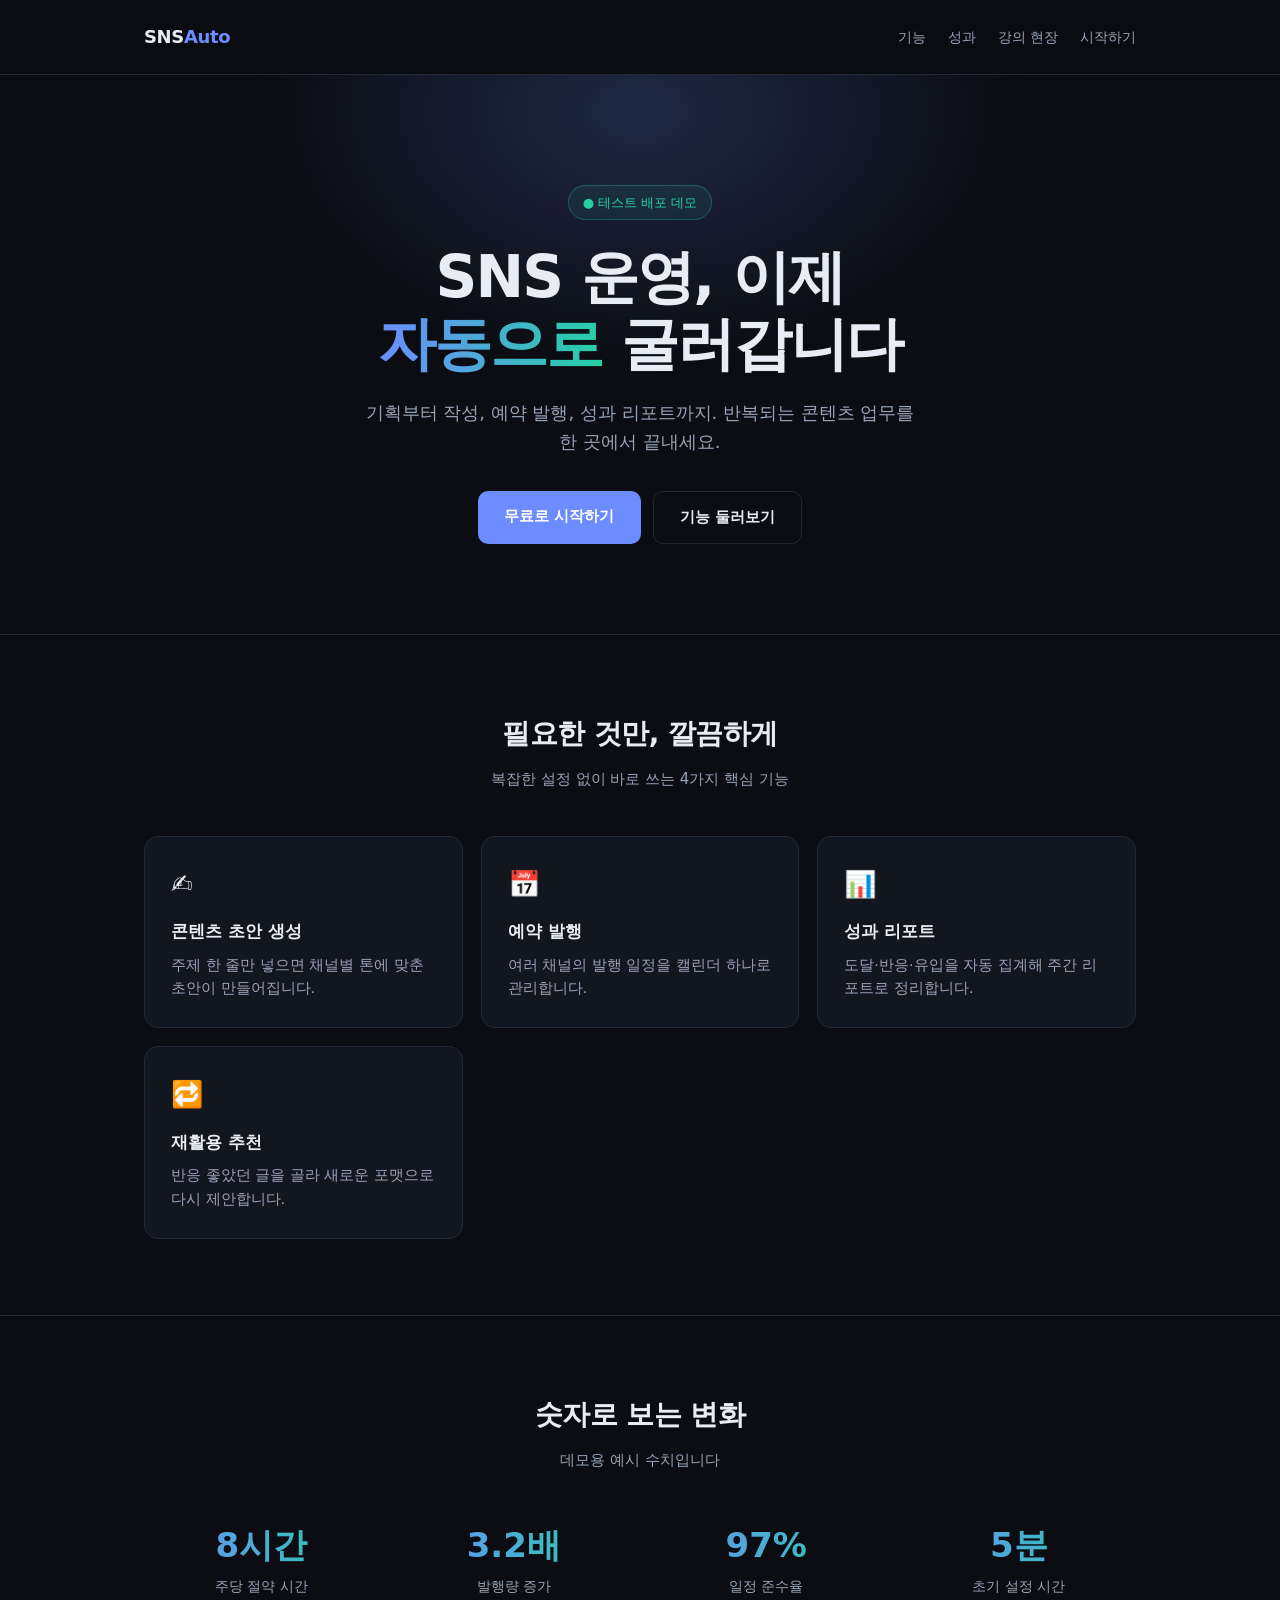
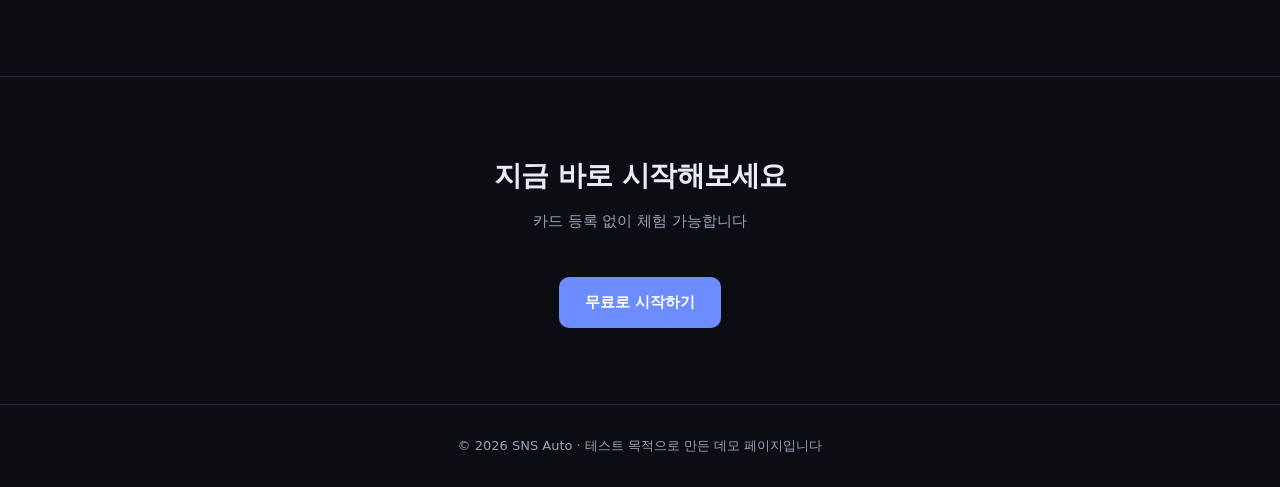
<file: index.html>
<!doctype html>
<html lang="ko">
<head>
<meta charset="utf-8">
<meta name="viewport" content="width=device-width,initial-scale=1">
<title>SNS Auto — 콘텐츠 자동화</title>
<style>
  *{box-sizing:border-box;margin:0;padding:0}
  :root{
    --bg:#0b0d12; --panel:#12161f; --line:#222836;
    --fg:#e8ecf4; --muted:#98a2b8; --accent:#6c8cff; --accent2:#25d0a5;
  }
  body{
    font-family:'Pretendard',-apple-system,'Segoe UI',system-ui,sans-serif;
    background:var(--bg); color:var(--fg); line-height:1.65;
    -webkit-font-smoothing:antialiased;
  }
  .wrap{max-width:1040px;margin:0 auto;padding:0 24px}
  header{padding:22px 0;border-bottom:1px solid var(--line);position:sticky;top:0;background:rgba(11,13,18,.85);backdrop-filter:blur(10px);z-index:10}
  header .wrap{display:flex;align-items:center;justify-content:space-between}
  .logo{font-weight:700;letter-spacing:-.02em;font-size:18px}
  .logo span{color:var(--accent)}
  nav a{color:var(--muted);text-decoration:none;margin-left:22px;font-size:14px}
  nav a:hover{color:var(--fg)}
  .hero{padding:110px 0 90px;text-align:center;position:relative;overflow:hidden}
  .hero::before{content:"";position:absolute;inset:-40% 20% auto;height:520px;
    background:radial-gradient(closest-side,rgba(108,140,255,.22),transparent);filter:blur(10px)}
  .badge{position:relative;display:inline-block;font-size:13px;color:var(--accent2);
    border:1px solid rgba(37,208,165,.3);background:rgba(37,208,165,.08);
    padding:6px 14px;border-radius:999px;margin-bottom:24px}
  h1{position:relative;font-size:clamp(34px,6vw,58px);line-height:1.15;letter-spacing:-.03em;font-weight:800}
  h1 em{font-style:normal;background:linear-gradient(90deg,var(--accent),var(--accent2));-webkit-background-clip:text;background-clip:text;color:transparent}
  .sub{position:relative;color:var(--muted);font-size:clamp(15px,2.2vw,18px);margin:20px auto 34px;max-width:560px}
  .cta{position:relative;display:flex;gap:12px;justify-content:center;flex-wrap:wrap}
  .btn{display:inline-block;padding:13px 26px;border-radius:10px;text-decoration:none;font-weight:600;font-size:15px;transition:.18s}
  .btn-p{background:var(--accent);color:#fff}
  .btn-p:hover{background:#5878f0;transform:translateY(-1px)}
  .btn-s{border:1px solid var(--line);color:var(--fg)}
  .btn-s:hover{border-color:var(--accent)}
  section{padding:76px 0;border-top:1px solid var(--line)}
  h2{font-size:28px;letter-spacing:-.02em;margin-bottom:10px;text-align:center}
  .lead{color:var(--muted);text-align:center;margin-bottom:44px;font-size:15px}
  .grid{display:grid;gap:18px;grid-template-columns:repeat(auto-fit,minmax(250px,1fr))}
  .card{background:var(--panel);border:1px solid var(--line);border-radius:14px;padding:26px;transition:.2s}
  .card:hover{border-color:rgba(108,140,255,.5);transform:translateY(-3px)}
  .card .ico{font-size:26px;margin-bottom:12px}
  .card h3{font-size:17px;margin-bottom:8px}
  .card p{color:var(--muted);font-size:14.5px}
  .stats{display:grid;grid-template-columns:repeat(auto-fit,minmax(160px,1fr));gap:18px;text-align:center}
  .stat b{display:block;font-size:34px;font-weight:800;background:linear-gradient(90deg,var(--accent),var(--accent2));-webkit-background-clip:text;background-clip:text;color:transparent}
  .stat span{color:var(--muted);font-size:14px}
  .final{text-align:center}
  footer{border-top:1px solid var(--line);padding:30px 0;color:var(--muted);font-size:13px;text-align:center}
</style>
</head>
<body>
<header><div class="wrap">
  <div class="logo">SNS<span>Auto</span></div>
  <nav><a href="#features">기능</a><a href="#numbers">성과</a><a href="/lectures/">강의 현장</a><a href="#start">시작하기</a></nav>
</div></header>

<div class="hero"><div class="wrap">
  <div class="badge">● 테스트 배포 데모</div>
  <h1>SNS 운영, 이제<br><em>자동으로</em> 굴러갑니다</h1>
  <p class="sub">기획부터 작성, 예약 발행, 성과 리포트까지. 반복되는 콘텐츠 업무를 한 곳에서 끝내세요.</p>
  <div class="cta">
    <a class="btn btn-p" href="#start">무료로 시작하기</a>
    <a class="btn btn-s" href="#features">기능 둘러보기</a>
  </div>
</div></div>

<section id="features"><div class="wrap">
  <h2>필요한 것만, 깔끔하게</h2>
  <p class="lead">복잡한 설정 없이 바로 쓰는 4가지 핵심 기능</p>
  <div class="grid">
    <div class="card"><div class="ico">✍️</div><h3>콘텐츠 초안 생성</h3><p>주제 한 줄만 넣으면 채널별 톤에 맞춘 초안이 만들어집니다.</p></div>
    <div class="card"><div class="ico">📅</div><h3>예약 발행</h3><p>여러 채널의 발행 일정을 캘린더 하나로 관리합니다.</p></div>
    <div class="card"><div class="ico">📊</div><h3>성과 리포트</h3><p>도달·반응·유입을 자동 집계해 주간 리포트로 정리합니다.</p></div>
    <div class="card"><div class="ico">🔁</div><h3>재활용 추천</h3><p>반응 좋았던 글을 골라 새로운 포맷으로 다시 제안합니다.</p></div>
  </div>
</div></section>

<section id="numbers"><div class="wrap">
  <h2>숫자로 보는 변화</h2>
  <p class="lead">데모용 예시 수치입니다</p>
  <div class="stats">
    <div class="stat"><b>8시간</b><span>주당 절약 시간</span></div>
    <div class="stat"><b>3.2배</b><span>발행량 증가</span></div>
    <div class="stat"><b>97%</b><span>일정 준수율</span></div>
    <div class="stat"><b>5분</b><span>초기 설정 시간</span></div>
  </div>
</div></section>

<section id="start"><div class="wrap final">
  <h2>지금 바로 시작해보세요</h2>
  <p class="lead">카드 등록 없이 체험 가능합니다</p>
  <a class="btn btn-p" href="#">무료로 시작하기</a>
</div></section>

<footer><div class="wrap">© 2026 SNS Auto · 테스트 목적으로 만든 데모 페이지입니다</div></footer>
</body>
</html>
</file>
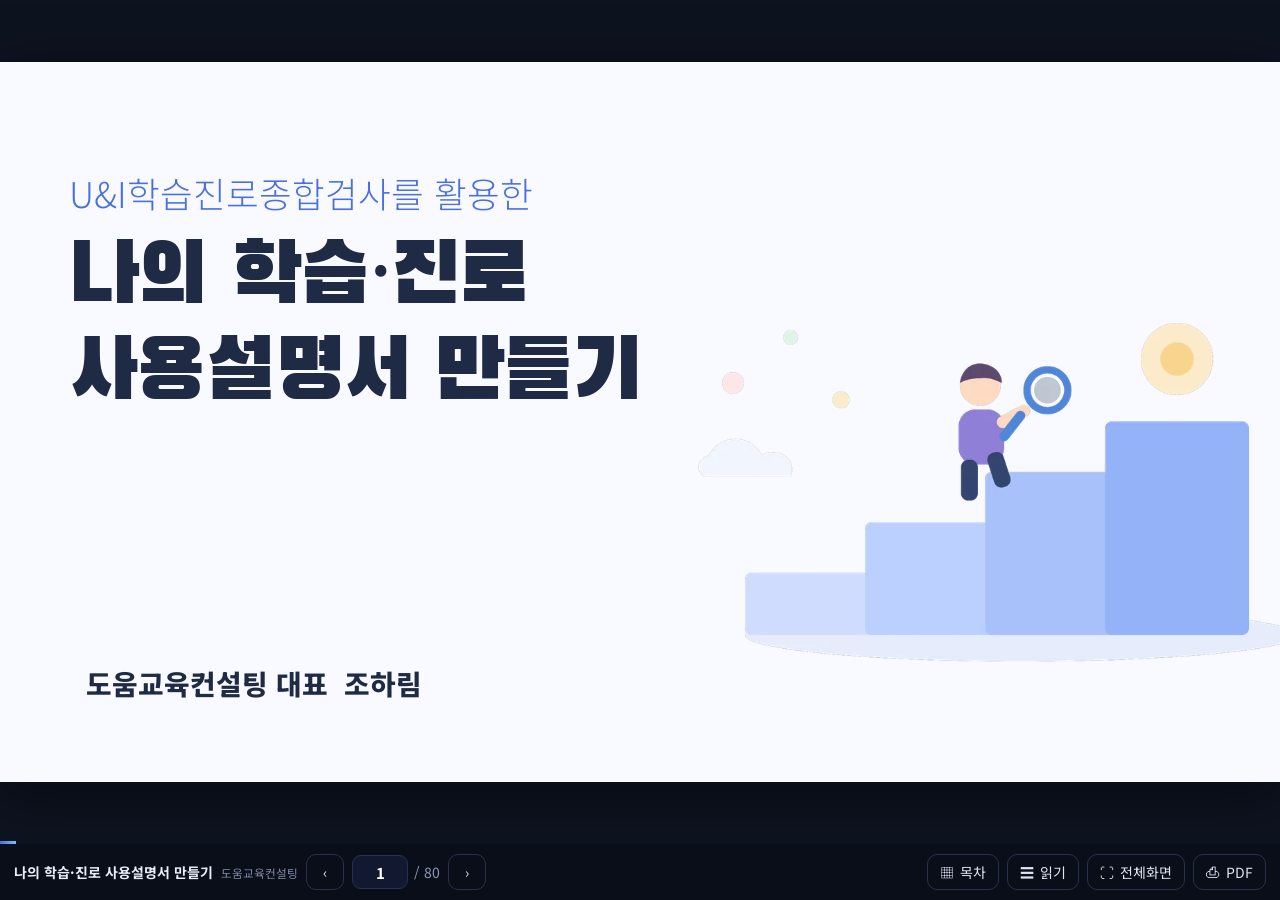
<file: career-manual/index.html>
<!doctype html>
<html lang="ko">
<head>
<meta charset="utf-8">
<meta name="viewport" content="width=device-width,initial-scale=1,viewport-fit=cover">
<title>나의 학습·진로 사용설명서 만들기 — 도움교육컨설팅</title>
<meta name="description" content="U&amp;I학습진로종합검사를 활용한 '나의 학습·진로 사용설명서 만들기' 강의 자료 웹 슬라이드 (80장). 도움교육컨설팅 조하림.">
<meta property="og:title" content="나의 학습·진로 사용설명서 만들기">
<meta property="og:description" content="U&amp;I학습진로종합검사를 활용한 강의 자료 · 도움교육컨설팅">
<meta property="og:type" content="website">
<meta property="og:image" content="assets/title-2.webp">
<meta name="theme-color" content="#0e1320">
<link rel="preconnect" href="https://fonts.googleapis.com">
<link rel="preconnect" href="https://fonts.gstatic.com" crossorigin>
<link href="https://fonts.googleapis.com/css2?family=Black+Han+Sans&family=Jua&family=Noto+Sans+KR:wght@300;400;500;700;800;900&family=Noto+Serif+KR:wght@600&display=swap" rel="stylesheet">
<link rel="stylesheet" href="style.css">
<noscript><style>body{overflow:auto}.stage{position:static;display:block}.deck{display:block;height:auto}.slide{display:block;margin:16px auto}.bar{display:none}</style></noscript>
</head>
<body>
<svg width="0" height="0" style="position:absolute" aria-hidden="true" focusable="false"><defs>
<symbol id="i-search" viewBox="0 0 64 64"><circle cx="27" cy="27" r="17" fill="#eaf2ff" stroke="#5b8def" stroke-width="7"/><path d="M40 40L56 56" stroke="#5b8def" stroke-width="8" stroke-linecap="round"/></symbol>
<symbol id="i-check" viewBox="0 0 64 64"><circle cx="32" cy="32" r="29" fill="#7fc6a1"/><path d="M18 33l10 10 19-21" fill="none" stroke="#fff" stroke-width="7" stroke-linecap="round" stroke-linejoin="round"/></symbol>
<symbol id="i-heart" viewBox="0 0 64 64"><path d="M32 57C8 41 3 22 15 13c7-5 14-2 17 5 3-7 10-10 17-5 12 9 7 28-17 44z" fill="#ff86a6"/></symbol>
<symbol id="i-sprout" viewBox="0 0 64 64"><rect x="29" y="30" width="6" height="28" rx="3" fill="#6fbf9a"/><path d="M32 36C20 36 12 29 12 14c14 0 20 8 20 22z" fill="#a6dcc0"/><path d="M33 31c0-12 7-19 20-19 0 12-7 19-20 19z" fill="#8fd1b0"/></symbol>
<symbol id="i-chat" viewBox="0 0 64 64"><path d="M8 10h48a4 4 0 0 1 4 4v28a4 4 0 0 1-4 4H30L16 58V46H8a4 4 0 0 1-4-4V14a4 4 0 0 1 4-4z" fill="#ffb867"/><circle cx="20" cy="28" r="4" fill="#fff"/><circle cx="32" cy="28" r="4" fill="#fff"/><circle cx="44" cy="28" r="4" fill="#fff"/></symbol>
<symbol id="i-cart" viewBox="0 0 64 64"><rect x="6" y="10" width="52" height="36" rx="9" fill="#ffb867"/><rect x="26" y="10" width="12" height="36" fill="#ffd7a3"/><circle cx="18" cy="52" r="6" fill="#555"/><circle cx="46" cy="52" r="6" fill="#555"/></symbol>
<symbol id="i-phone" viewBox="0 0 64 64"><rect x="16" y="4" width="32" height="56" rx="8" fill="#6aa8ff"/><path d="M28 24l12 8-12 8z" fill="#fff"/></symbol>
<symbol id="i-plus" viewBox="0 0 64 64"><circle cx="32" cy="32" r="29" fill="#ff8e8e"/><path d="M32 17v30M17 32h30" stroke="#fff" stroke-width="9" stroke-linecap="round"/></symbol>
<symbol id="i-star" viewBox="0 0 64 64"><circle cx="32" cy="32" r="30" fill="#ffd25f"/><path d="M32 11l6.2 12.6 13.8 2-10 9.7 2.4 13.7L32 42.5 19.6 49l2.4-13.7-10-9.7 13.8-2z" fill="#fff"/></symbol>
<symbol id="i-refresh" viewBox="0 0 64 64"><circle cx="32" cy="32" r="30" fill="#8fd3a6"/><path d="M46 27a15 15 0 0 0-26-5" fill="none" stroke="#fff" stroke-width="6" stroke-linecap="round"/><path d="M18 37a15 15 0 0 0 26 5" fill="none" stroke="#fff" stroke-width="6" stroke-linecap="round"/><path d="M49 13v16H33z" fill="#fff"/><path d="M15 51V35h16z" fill="#fff"/></symbol>
<symbol id="i-xcircle" viewBox="0 0 64 64"><circle cx="32" cy="32" r="30" fill="#c8cdd8"/><path d="M20 20l24 24M44 20L20 44" stroke="#fff" stroke-width="9" stroke-linecap="round"/></symbol>
<symbol id="i-robot" viewBox="0 0 64 64"><rect x="29" y="8" width="6" height="12" fill="#8dbcff"/><circle cx="32" cy="7" r="4.5" fill="#ff8e8e"/><rect x="9" y="19" width="46" height="30" rx="10" fill="#8dbcff"/><circle cx="22" cy="34" r="6.5" fill="#fff"/><circle cx="42" cy="34" r="6.5" fill="#fff"/><rect x="20" y="51" width="24" height="10" rx="4" fill="#a9ccff"/></symbol>
<symbol id="i-flag" viewBox="0 0 64 64"><rect x="14" y="6" width="5" height="52" rx="2.5" fill="#8a919e"/><path d="M19 8h31l-8 11 8 11H19z" fill="#ff7a5c"/></symbol>
<symbol id="i-trash" viewBox="0 0 64 64"><rect x="12" y="13" width="40" height="7" rx="3.5" fill="#6fbf9a"/><rect x="25" y="6" width="14" height="9" rx="3" fill="#6fbf9a"/><path d="M16 22h32l-3 35H19z" fill="#7fc6a1"/><path d="M26 29v21M32 29v21M38 29v21" stroke="#e3f4ea" stroke-width="3.5" stroke-linecap="round"/></symbol>
<symbol id="i-pill" viewBox="0 0 64 64"><g transform="rotate(-35 32 32)"><rect x="6" y="20" width="52" height="24" rx="12" fill="#ff8686"/><path d="M32 20h14a12 12 0 0 1 0 24H32z" fill="#fff"/></g></symbol>
<symbol id="i-plate" viewBox="0 0 64 64"><ellipse cx="32" cy="46" rx="28" ry="9" fill="#ffb867"/><circle cx="22" cy="34" r="11" fill="#fff"/><circle cx="41" cy="36" r="10" fill="#ffd7a3"/></symbol>
<symbol id="i-gamepad" viewBox="0 0 64 64"><rect x="4" y="16" width="56" height="34" rx="17" fill="#a68cff"/><path d="M18 26v14M11 33h14" stroke="#fff" stroke-width="4" stroke-linecap="round"/><circle cx="43" cy="30" r="3.5" fill="#fff"/><circle cx="50" cy="37" r="3.5" fill="#fff"/></symbol>
<symbol id="i-venn" viewBox="0 0 64 64"><circle cx="24" cy="32" r="20" fill="#ff9a7b" fill-opacity=".9"/><circle cx="40" cy="32" r="20" fill="#6aa8ff" fill-opacity=".75"/></symbol>
</defs></svg>
<h1 class="sr-only">나의 학습·진로 사용설명서 만들기 — 도움교육컨설팅 조하림</h1>
<main class="stage" id="stage"><div class="deck" id="deck">
<section class="slide s-title1" data-n="1" aria-label="슬라이드 1" >
<div class="abs" style="left:72px;top:112px;font-size:37px;font-weight:300;color:#4a6fe0">U&amp;I학습진로종합검사를 활용한</div>
<h1 class="abs han" style="left:72px;top:176px;font-size:88px;line-height:1.14;color:#1f2a44">나의 학습·진로<br>사용설명서 만들기</h1>
<img class="abs" src="assets/title-1.webp" alt="계단을 오르며 돋보기로 살피는 학생 일러스트" style="left:688px;top:222px;width:650px">
<div class="abs" style="left:90px;top:628px;font-size:29px;font-weight:800;color:#1f2a44">도움교육컨설팅 대표&nbsp; 조하림</div>
</section>
<section class="slide s-tf" data-n="2" aria-label="슬라이드 2" >
<div class="abs" style="left:0;top:0;width:29px;height:750px;background:#1a3d94"></div>
<div class="abs" style="left:95px;top:16px;font-size:28px;color:#b5b5b5;font-weight:300">Introduction</div>
<div class="abs" style="left:86px;top:62px;font-size:40px;font-weight:900;color:#000;letter-spacing:-.02em">True or False</div>
<div class="abs tf-tab" style="left:75px;top:122px;width:350px;height:100px">다음 중 거짓인 것은?</div>
<div class="abs tf-card" style="left:72px;top:215px;width:948px;height:560px"><div class="tf-row" style="top:12px"><i>01</i><span>나는 <b>방송 출연</b> 경험이 있다</span></div><div class="tf-row" style="top:109px"><i>02</i><span>나는 100미터를 <b>16초대</b>에 뛰었다</span></div><div class="tf-row" style="top:206px"><i>03</i><span>나는 <b>4대 식품회사</b>에 합격했다</span></div><div class="tf-row" style="top:303px"><i>04</i><span>나는 지난 5년을 <b>서울</b>에서 지냈다</span></div><div class="tf-row" style="top:400px"><i>05</i><span>나는 <b>자격증을 18개</b> 이상 가지고 있다</span></div></div>
</section>
<section class="slide s-profile" data-n="3" aria-label="슬라이드 3" >
<img class="abs" src="assets/profile.webp" alt="강사 조하림" style="left:148px;top:182px;width:222px">
<div class="abs" style="left:100px;top:524px;width:320px;text-align:center;font-size:38px;font-weight:900;color:#0b3fd6;letter-spacing:.12em">강사 조 하 림</div>
<div class="abs" style="right:42px;top:12px;font-size:33px;font-weight:900;color:#0b3fd6">강사 Profile</div>
<div class="abs pf">
  <div class="pfa" style="top:8px"><h3>&lt;주요이력&gt;</h3>
  <p><i>現</i><b>도움교육컨설팅 대표</b></p>
  <p><i>現</i><b>KSA 한국표준협회 전문위원</b></p>
  <p><i>現</i><b>경남인재개발원 외래교수</b></p>
  <p><i>現</i><b>창원산업진흥원 인력양성팀 재직자교육 전담강사</b></p>
  <p><i>前</i><b>ADT캡스텍, 서경방송 직원교육 전담강사</b></p>
  <p><i>前</i><b>CJ 프레시웨이 제품홍보 및 컴플레인 관리</b></p>
  <p><i>前</i><b>㈜오뚜기 제품 세일즈 및 고객관리</b></p></div>
  <div class="pfa" style="top:389px"><h3>&lt;최종 학력&gt;</h3></div>
  <div class="pfa" style="top:418px"><p class="edu"><b>경남대학교 일반대학원 교육학 박사수료</b></p></div>
  <div class="pfa" style="top:508px"><h3>&lt;출강 업체&gt;</h3></div>
  <div class="pfa" style="top:536px"><p class="co"><b>기업 :</b> 우리FIS금융그룹, 현대모비스, 현대 WIA, SK하이닉스, 두산중공업, 에스오일, 한진중공업, 동국제강, 금호타이어, 아모레퍼시픽, ㈜한화시스템, ㈜크린랩, 농협은행, ㈜농심, ㈜한국알콘, ㈜한국쉘석유 外 다수 기업</p></div>
  <div class="pfa" style="top:619px"><p class="co"><b>기관 :</b> 한국사회보장정보원, 두산중공업, 한국전력공사, 한국농어촌공사, 노사 발전재단, 한국콘텐츠진흥원, 경남소방본부, 경남경제진흥원, 창원산업진흥원, 부산디자인진흥원, 통영관광개발공사, 경북문화관광공사, 경북독립운동기념관, 창원산업진흥원, 울산세무서, 창원교육지원청, 창원해양경찰서 外 다수 기관</p></div>
</div>
</section>
<section class="slide s-bus" data-n="4" aria-label="슬라이드 4" >
<div class="abs bus-q">
  <p><em>Q1.</em> 여러분의 지금 현재 기분상태를 간단히 체크해 보지요.</p>
  <p class="q2">지금 이 버스는 1, 2, 3번중 어느 방향으로 움직이고 있을까요?</p>
</div>
<div class="abs bus-opt" style="left:195px;top:226px">1. 아래로</div>
<div class="abs bus-opt" style="left:492px;top:226px">2. 정지상태</div>
<div class="abs bus-opt" style="left:780px;top:226px">3. 위로 움직이고 있음</div>
<div class="abs" style="left:350px;top:340px;width:580px"><svg class="bus" viewBox="0 0 580 330" role="img" aria-label="비탈길 위의 버스 그림 (1 아래로, 2 정지, 3 위로)">
<path d="M8 318 L535 14" stroke="#111" stroke-width="3.5" fill="none"/>
<path d="M8 318 L560 318" stroke="#111" stroke-width="3.5" fill="none"/>
<g transform="translate(112,258) rotate(-30)">
 <rect x="-4" y="-72" width="278" height="68" rx="10" fill="#b8e4f5" opacity=".7"/>
 <rect x="0" y="-66" width="270" height="58" rx="9" fill="#f6e215" stroke="#d6bd00" stroke-width="2"/>
 <g fill="#fff" stroke="#999" stroke-width="1.5"><rect x="18" y="-58" width="26" height="26"/><rect x="50" y="-58" width="26" height="26"/><rect x="82" y="-58" width="26" height="26"/><rect x="114" y="-58" width="26" height="26"/><rect x="146" y="-58" width="26" height="26"/><rect x="178" y="-58" width="26" height="26"/><rect x="224" y="-58" width="30" height="40"/></g>
 <circle cx="52" cy="-3" r="16" fill="#222"/><circle cx="52" cy="-3" r="7" fill="#9a9a9a"/>
 <circle cx="212" cy="-3" r="16" fill="#222"/><circle cx="212" cy="-3" r="7" fill="#9a9a9a"/>
</g>
<defs><marker id="ah" viewBox="0 0 10 10" refX="8" refY="5" markerWidth="7" markerHeight="7" orient="auto-start-reverse"><path d="M0 0L10 5L0 10z" fill="#111"/></marker></defs>
<line x1="118" y1="206" x2="82" y2="228" stroke="#111" stroke-width="3" marker-end="url(#ah)"/>
<text x="64" y="212" font-size="26" font-weight="800" fill="#111">1</text>
<line x1="385" y1="52" x2="420" y2="32" stroke="#111" stroke-width="3" marker-end="url(#ah)"/>
<text x="384" y="30" font-size="26" font-weight="800" fill="#111">3</text>
<line x1="290" y1="172" x2="308" y2="212" stroke="#111" stroke-width="3" marker-end="url(#ah)"/>
<text x="318" y="204" font-size="26" font-weight="800" fill="#111">2. Stop</text>
</svg></div>
</section>
<section class="slide s-bus" data-n="5" aria-label="슬라이드 5" >
<div class="abs" style="left:190px;top:34px;font-size:46px;color:#f31515" ><span class="jua">Answer</span></div>
<div class="abs bus-ans" style="left:178px;top:112px">
  <p>1. <u style="color:#ff1473">Down</u> : 기분이 Down 상태임, 교육에 수동적</p>
  <p>2. <u style="color:#5287c7">Normal</u> : 그냥 강사의 얘기가 재미있으면 듣고 아님 말고</p>
  <p>3. <u style="color:#1a1aff">Up</u> : 교육에 능동적(또는 나는 지금 교육에 열심히 참가할 의지가 있다)</p>
</div>
<div class="abs" style="left:770px;top:420px;width:410px"><svg class="bus" viewBox="0 0 580 330" role="img" aria-label="비탈길 위의 버스 그림 (1 아래로, 2 정지, 3 위로)">
<path d="M8 318 L535 14" stroke="#111" stroke-width="3.5" fill="none"/>
<path d="M8 318 L560 318" stroke="#111" stroke-width="3.5" fill="none"/>
<g transform="translate(112,258) rotate(-30)">
 <rect x="-4" y="-72" width="278" height="68" rx="10" fill="#b8e4f5" opacity=".7"/>
 <rect x="0" y="-66" width="270" height="58" rx="9" fill="#f6e215" stroke="#d6bd00" stroke-width="2"/>
 <g fill="#fff" stroke="#999" stroke-width="1.5"><rect x="18" y="-58" width="26" height="26"/><rect x="50" y="-58" width="26" height="26"/><rect x="82" y="-58" width="26" height="26"/><rect x="114" y="-58" width="26" height="26"/><rect x="146" y="-58" width="26" height="26"/><rect x="178" y="-58" width="26" height="26"/><rect x="224" y="-58" width="30" height="40"/></g>
 <circle cx="52" cy="-3" r="16" fill="#222"/><circle cx="52" cy="-3" r="7" fill="#9a9a9a"/>
 <circle cx="212" cy="-3" r="16" fill="#222"/><circle cx="212" cy="-3" r="7" fill="#9a9a9a"/>
</g>
<defs><marker id="ah" viewBox="0 0 10 10" refX="8" refY="5" markerWidth="7" markerHeight="7" orient="auto-start-reverse"><path d="M0 0L10 5L0 10z" fill="#111"/></marker></defs>
<line x1="118" y1="206" x2="82" y2="228" stroke="#111" stroke-width="3" marker-end="url(#ah)"/>
<text x="64" y="212" font-size="26" font-weight="800" fill="#111">1</text>
<line x1="385" y1="52" x2="420" y2="32" stroke="#111" stroke-width="3" marker-end="url(#ah)"/>
<text x="384" y="30" font-size="26" font-weight="800" fill="#111">3</text>
<line x1="290" y1="172" x2="308" y2="212" stroke="#111" stroke-width="3" marker-end="url(#ah)"/>
<text x="318" y="204" font-size="26" font-weight="800" fill="#111">2. Stop</text>
</svg></div>
</section>
<section class="slide s-video" data-n="6" aria-label="슬라이드 6" >
<div class="abs" style="left:0;top:0;width:1333px;height:750px;background:#c6dafd"></div>
<div class="abs" style="left:222px;top:88px;width:968px;height:544px;background:#fff"></div>
<img class="abs" src="assets/monitor.webp" alt="" style="left:200px;top:54px;width:1011px;height:691px">
<div class="abs vid" id="vid150">
  <img src="assets/logo-150.webp" alt="150초 PLAY 솔로반점" width="240">
  <div class="vid-time" id="vidTime" aria-live="polite">2:30</div>
  <button class="vid-btn" type="button" id="vidBtn">▶ 150초 타이머 시작</button>
</div>
</section>
<section class="slide s-card" data-n="7" aria-label="슬라이드 7" ><h2 class="t">오후 진행 순서</h2><i class="ul"></i><img class="scene" src="assets/scene-kids-pink.webp" alt="" loading="lazy"><div class="cards g23"><div class="card cb"><svg class="ic" aria-hidden="true"><use href="#i-search"/></svg><div class="tx"><b>1. 직업세계 탐험</b></div></div><div class="card cg"><svg class="ic" aria-hidden="true"><use href="#i-check"/></svg><div class="tx"><b>2. 결과지 읽기</b></div></div><div class="card cy"><svg class="ic" aria-hidden="true"><use href="#i-heart"/></svg><div class="tx"><b>3. 나의 학습성향</b></div></div><div class="card cp"><svg class="ic" aria-hidden="true"><use href="#i-sprout"/></svg><div class="tx"><b>4. 나의 진로성향</b></div></div><div class="card cl"><svg class="ic" aria-hidden="true"><use href="#i-chat"/></svg><div class="tx"><b>5. 코칭 · 활동</b></div></div><div class="card cb"><svg class="ic" aria-hidden="true"><use href="#i-cart"/></svg><div class="tx"><b>6. 나의 사용 설명서</b></div></div></div><div class="banner">첫 주제 : 직업은 어떻게 생기고 변할까</div></section>
<section class="slide s-hotel" data-n="8" aria-label="슬라이드 8" >
<div class="abs topbar"></div>
<img class="abs" src="assets/hotel.webp" alt="호텔 로비 그림: 엘리베이터 앞 사람들, 카운터의 직원과 손님" style="left:150px;top:10px;width:1040px;height:728px">
</section>
<section class="slide s-obs" data-n="9" aria-label="슬라이드 9" >
<div class="abs topbar"></div>
<h2 class="abs han" style="left:68px;top:52px;font-size:50px;color:#111a2c">나의 관찰력은?</h2>
<div class="abs obs-card" style="left:66px;top:155px;width:770px;height:565px"><i class="obs-bar"></i><ol><li><i>01</i><span>지금은 몇 월입니까?</span></li><li><i>02</i><span>이 건물은 몇 층 높이의 건물인가요?</span></li><li><i>03</i><span>이 호텔에 남은 방은 몇 개인가요?</span></li><li><i>04</i><span>엘리베이터 앞에는 몇 명이 서 있나요?</span></li><li><i>05</i><span>새로 방을 배정 받은 사람은 몇 층 방을 받았나요?</span></li><li><i>06</i><span>현재 시간은 몇 시 몇 분 입니까?</span></li></ol></div>
<div class="abs obs-dark" style="left:836px;top:153px;width:431px;height:567px">
  <small>INSIGHT</small>
  <div class="han">아는만큼<br>보인다.</div>
  <p>같은 그림을 봐도 사람마다 기억하는 것이 다릅니다. 상대를 이해하는 첫걸음은 ‘내가 보는 방식’을 아는 것</p>
</div>
</section>
<section class="slide s-cartoon" data-n="10" aria-label="슬라이드 10" >
<div class="abs topbar"></div>
<h2 class="abs han" style="left:68px;top:54px;font-size:50px;color:#111a2c">‘틀리다’와 ‘다르다’</h2>
<img class="abs" src="assets/cartoon-1.webp" alt="혈액형별 캐릭터가 같은 국수를 먹고 서로 다르게 반응하는 만화" style="left:245px;top:128px;width:840px;height:595px;border-radius:30px">
</section>
<section class="slide s-cartoon" data-n="11" aria-label="슬라이드 11" >
<div class="abs topbar"></div>
<h2 class="abs han" style="left:68px;top:54px;font-size:50px;color:#111a2c">‘틀리다’와 ‘다르다’</h2>
<img class="abs" src="assets/cartoon-2.webp" alt="혈액형별 캐릭터가 같은 국수를 먹고 서로 다르게 반응하는 만화" style="left:245px;top:128px;width:840px;height:595px;border-radius:30px">
</section>
<section class="slide s-key" data-n="12" aria-label="슬라이드 12" >
<div class="abs topbar"></div>
<div class="abs" style="left:68px;top:58px;font-size:22px;letter-spacing:.14em;color:#ff5a5f;font-weight:500">KEY MESSAGE</div>
<h2 class="abs han" style="left:68px;top:104px;font-size:100px;line-height:1.12;color:#111a2c">틀린 것이 아니라<br><span style="color:#ff5a5f">다른 것이다.</span></h2>
<img class="abs" src="assets/figure.webp" alt="둥글게 선 흰 사람들 가운데 팔을 벌린 빨간 사람" style="left:703px;top:362px;width:564px">
</section>
<section class="slide s-card" data-n="13" aria-label="슬라이드 13" ><h2 class="t">직업, 누군가의 문제를 해결하는 일</h2><i class="ul"></i><img class="scene" src="assets/scene-kids-arc.webp" alt="" loading="lazy"><div class="cards c3"><div class="card cb"><svg class="ic" aria-hidden="true"><use href="#i-cart"/></svg><div class="tx"><b>배달 기사</b><span>바쁜 사람의 식사 문제</span></div></div><div class="card cg"><svg class="ic" aria-hidden="true"><use href="#i-phone"/></svg><div class="tx"><b>웹툰 작가</b><span>심심한 시간의 재미 문제</span></div></div><div class="card cy"><svg class="ic" aria-hidden="true"><use href="#i-plus"/></svg><div class="tx"><b>간호사</b><span>아픈 사람의 회복 문제</span></div></div></div><div class="banner">직업은 불편한 문제가 생기면 만들어진다</div></section>
<section class="slide s-plain" data-n="14" aria-label="슬라이드 14" >
<div class="abs" style="left:0;top:0;width:1333px;height:750px;background:#fff8f2"></div>
<p class="abs plain">오늘 아침부터 내가 쓴 물건,<br>그 뒤에 숨은 직업은?</p>
</section>
<section class="slide s-card s-ox" data-n="15" aria-label="슬라이드 15" data-rv="1">
<h2 class="t">직업 변천 O/X 퀴즈&nbsp; 1 / 5</h2><i class="ul"></i>
<img class="scene" src="assets/scene-kid-q.webp" alt="">
<div class="abs ox-q">Q1. 프로게이머는 25년 전에는<br>직업이 아니었다</div>
<div class="abs oxb o ans" style="left:617px;top:362px">O</div>
<div class="abs oxb x " style="left:937px;top:362px">X</div>
<div class="banner rv">정답 O · 게임이 산업이 되면서 새로 생긴 직업</div>
<div class="abs hint-rv">Space · Enter 로 정답 공개</div>
</section>
<section class="slide s-card s-ox" data-n="16" aria-label="슬라이드 16" data-rv="1">
<h2 class="t">직업 변천 O/X 퀴즈&nbsp; 2 / 5</h2><i class="ul"></i>
<img class="scene" src="assets/scene-kid-q.webp" alt="">
<div class="abs ox-q">Q2. ATM이 퍼진 뒤에도 미국 은행<br>창구 직원은 한동안 오히려 늘었다</div>
<div class="abs oxb o ans" style="left:617px;top:362px">O</div>
<div class="abs oxb x " style="left:937px;top:362px">X</div>
<div class="banner rv">정답 O · 창구 일은 줄었지만 상담 같은 새 일을 맡으며 일의 내용이 바뀌었다</div>
<div class="abs hint-rv">Space · Enter 로 정답 공개</div>
</section>
<section class="slide s-card s-ox" data-n="17" aria-label="슬라이드 17" data-rv="1">
<h2 class="t">직업 변천 O/X 퀴즈&nbsp; 3 / 5</h2><i class="ul"></i>
<img class="scene" src="assets/scene-kid-q.webp" alt="">
<div class="abs ox-q">Q3. 웹툰 작가는 10년 전보다<br>늘었다</div>
<div class="abs oxb o ans" style="left:617px;top:362px">O</div>
<div class="abs oxb x " style="left:937px;top:362px">X</div>
<div class="banner rv">정답 O · 만화가가 스마트폰 시대에 맞게 변한 직업</div>
<div class="abs hint-rv">Space · Enter 로 정답 공개</div>
</section>
<section class="slide s-card s-ox" data-n="18" aria-label="슬라이드 18" data-rv="1">
<h2 class="t">직업 변천 O/X 퀴즈&nbsp; 4 / 5</h2><i class="ul"></i>
<img class="scene" src="assets/scene-kid-q.webp" alt="">
<div class="abs ox-q">Q4. 새 기술이 나오면 직업은<br>모두 사라진다</div>
<div class="abs oxb o " style="left:617px;top:362px">O</div>
<div class="abs oxb x ans" style="left:937px;top:362px">X</div>
<div class="banner rv">정답 X · 사라지는 직업, 변하는 직업, 새로 생기는 직업이 함께 나온다</div>
<div class="abs hint-rv">Space · Enter 로 정답 공개</div>
</section>
<section class="slide s-card s-ox" data-n="19" aria-label="슬라이드 19" data-rv="1">
<h2 class="t">직업 변천 O/X 퀴즈&nbsp; 5 / 5</h2><i class="ul"></i>
<img class="scene" src="assets/scene-kid-q.webp" alt="">
<div class="abs ox-q">Q5. 전화 교환원이 사라진 이유는<br>전화를 쓰는 사람이 줄었기 때문이다</div>
<div class="abs oxb o " style="left:617px;top:362px">O</div>
<div class="abs oxb x ans" style="left:937px;top:362px">X</div>
<div class="banner rv">정답 X · 전화는 오히려 늘었고, 자동 교환 기술이 교환원의 일을 대신했다</div>
<div class="abs hint-rv">Space · Enter 로 정답 공개</div>
</section>
<section class="slide s-card" data-n="20" aria-label="슬라이드 20" >
<h2 class="t">직업은 사라지고, 변하고, 새로 생긴다</h2><i class="ul"></i>
<div class="tris"><div class="tri cb"><svg class="ic"><use href="#i-xcircle"/></svg><b>사라진 직업</b><span>버스 안내원<br>전화 교환원</span></div><div class="tri cg"><svg class="ic"><use href="#i-refresh"/></svg><b>변한 직업</b><span>만화가 → 웹툰 작가<br>택시 기사 → 앱 호출</span></div><div class="tri cy"><svg class="ic"><use href="#i-star"/></svg><b>새로 생긴 직업</b><span>프로게이머<br>드론 조종사</span></div></div>
<div class="banner">기술과 생활이 바뀌면 직업도 바뀐다 → 우리 주변 문제는 누가 풀까?</div>
</section>
<section class="slide s-card" data-n="21" aria-label="슬라이드 21" ><h2 class="t">직업 탐정단 ① 사건 제시</h2><i class="ul"></i><img class="scene" src="assets/scene-detective.webp" alt="" loading="lazy"><div class="cards g22"><div class="card cb v"><svg class="ic" aria-hidden="true"><use href="#i-trash"/></svg><div class="tx"><b>사건 1</b><span>학교 앞 쓰레기가<br>매일 쌓인다</span></div></div><div class="card cg v"><svg class="ic" aria-hidden="true"><use href="#i-pill"/></svg><div class="tx"><b>사건 2</b><span>할머니가 약을<br>자주 놓친다</span></div></div><div class="card cy v"><svg class="ic" aria-hidden="true"><use href="#i-plate"/></svg><div class="tx"><b>사건 3</b><span>급식 잔반이<br>너무 많이 나온다</span></div></div><div class="card cp v"><svg class="ic" aria-hidden="true"><use href="#i-gamepad"/></svg><div class="tx"><b>사건 4</b><span>게임 시간을<br>못 줄이는 친구</span></div></div></div><div class="banner">팀 역할 : 조사 2 · 기록 1 · 아이디어 2 · 발표 1</div></section>
<section class="slide s-card" data-n="22" aria-label="슬라이드 22" ><h2 class="t">직업 탐정단 ② 추리와 발표</h2><i class="ul"></i><img class="scene" src="assets/scene-idea.webp" alt="" loading="lazy"><div class="cards c3"><div class="card cb"><svg class="ic" aria-hidden="true"><use href="#i-search"/></svg><div class="tx"><b>1. 해결 직업 찾기</b><span>지금 있는 직업 2~3개</span></div></div><div class="card cg"><svg class="ic" aria-hidden="true"><use href="#i-sprout"/></svg><div class="tx"><b>2. 새 직업 만들기</b><span>직업 이름 + 하는 일 한 줄</span></div></div><div class="card cy"><svg class="ic" aria-hidden="true"><use href="#i-chat"/></svg><div class="tx"><b>3. 팀 발표</b><span>대표 1명이 발표 · 스티커 투표</span></div></div></div><div class="banner">예시 : 잔반 분석가 — 남는 음식의 이유를 찾아 메뉴를 바꾸는 사람</div></section>
<section class="slide s-card" data-n="23" aria-label="슬라이드 23" >
<h2 class="t">직업 탐정단 결과 예시</h2><i class="ul"></i>
<div class="rhead"><span style="left:60px;width:450px">사건</span><span style="left:520px;width:360px">지금 있는 직업</span><span style="left:890px;width:383px">새로 만들 직업 (예시)</span></div>
<div class="rrow" style="top:237px"><div class="r1 cb"><svg class="ic"><use href="#i-trash"/></svg><em>사건 1</em><span>학교 앞 쓰레기가<br>매일 쌓인다</span></div><div class="r2">환경미화원<br>도시계획가</div><div class="r3">분리배출 코치</div></div><div class="rrow" style="top:349px"><div class="r1 cg"><svg class="ic"><use href="#i-pill"/></svg><em>사건 2</em><span>할머니가 약을<br>자주 놓친다</span></div><div class="r2">약사 · 방문 간호사<br>앱 개발자</div><div class="r3">복약 동행 도우미</div></div><div class="rrow" style="top:461px"><div class="r1 cy"><svg class="ic"><use href="#i-plate"/></svg><em>사건 3</em><span>급식 잔반이<br>너무 많이 나온다</span></div><div class="r2">영양사<br>조리사</div><div class="r3">잔반 분석가</div></div><div class="rrow" style="top:573px"><div class="r1 cp"><svg class="ic"><use href="#i-gamepad"/></svg><em>사건 4</em><span>게임 시간을<br>못 줄이는 친구</span></div><div class="r2">청소년 상담사<br>앱 개발자</div><div class="r3">디지털 습관 코치</div></div>
</section>
<section class="slide s-card" data-n="24" aria-label="슬라이드 24" ><h2 class="t">탐정단 결과에서 읽은 것</h2><i class="ul"></i><img class="scene" src="assets/scene-idea.webp" alt="" loading="lazy"><div class="cards c3"><div class="card cb"><svg class="ic" aria-hidden="true"><use href="#i-search"/></svg><div class="tx"><b>직업은 문제에서 시작</b><span>불편한 일을 찾으면 직업이 보인다</span></div></div><div class="card cg"><svg class="ic" aria-hidden="true"><use href="#i-star"/></svg><div class="tx"><b>직업은 새로 만들 수 있다</b><span>이름 + 하는 일 한 줄이면 시작</span></div></div><div class="card cy"><svg class="ic" aria-hidden="true"><use href="#i-check"/></svg><div class="tx"><b>사람이 정하고 확인한다</b><span>무엇이 문제인지 · 잘 풀렸는지</span></div></div></div><div class="banner">다음 : AI가 들어오면 이 일들은 어떻게 달라질까</div></section>
<section class="slide s-card" data-n="25" aria-label="슬라이드 25" ><h2 class="t">AI 시대, 일은 이렇게 갈라진다</h2><i class="ul"></i><img class="scene" src="assets/scene-robot.webp" alt="" loading="lazy"><div class="cards c3"><div class="card cb"><svg class="ic" aria-hidden="true"><use href="#i-robot"/></svg><div class="tx"><b>AI가 맡는 일</b><span>자료 정리 · 번역 · 시험 채점</span></div></div><div class="card cg"><svg class="ic" aria-hidden="true"><use href="#i-heart"/></svg><div class="tx"><b>사람이 더 잘하게 되는 일</b><span>마음 읽기 · 상담 · 판단 · 설득</span></div></div><div class="card cy"><svg class="ic" aria-hidden="true"><use href="#i-star"/></svg><div class="tx"><b>새로 생기는 일</b><span>AI에게 질문 만들기 · 결과 확인하기</span></div></div></div><div class="banner">AI는 일을 없애기도, 바꾸기도, 새로 만들기도 한다</div></section>
<section class="slide s-card" data-n="26" aria-label="슬라이드 26" ><h2 class="t">앞으로 필요한 힘 4가지</h2><i class="ul"></i><img class="scene" src="assets/scene-juggle.webp" alt="" loading="lazy"><div class="cards g22"><div class="card cb v"><svg class="ic" aria-hidden="true"><use href="#i-search"/></svg><div class="tx"><b>문제 찾기</b><span>어디가 불편한지<br>먼저 발견</span></div></div><div class="card cg v"><svg class="ic" aria-hidden="true"><use href="#i-check"/></svg><div class="tx"><b>맞는지 확인하기</b><span>AI 답이<br>맞는지 따져보기</span></div></div><div class="card cy v"><svg class="ic" aria-hidden="true"><use href="#i-chat"/></svg><div class="tx"><b>말로 전하기</b><span>내 생각을<br>쉽게 설명</span></div></div><div class="card cp v"><svg class="ic" aria-hidden="true"><use href="#i-venn"/></svg><div class="tx"><b>섞어서 만들기</b><span>서로 다른 것을<br>합쳐 새로 만들기</span></div></div></div><div class="banner">AI가 답을 줘도 질문을 정하고 확인하는 일은 사람 몫</div></section>
<section class="slide s-card" data-n="27" aria-label="슬라이드 27" >
<h2 class="t">AI 시대 할 일 나누기</h2><i class="ul"></i>
<img class="scene" src="assets/scene-cards.webp" alt="">
<div class="abs" style="left:560px;top:166px;width:715px;text-align:center;font-size:30px;font-weight:800">직업 카드 : 선생님</div>
<div class="chips"><div class="chip">① 시험 채점하기</div><div class="chip">② 수업 자료 만들기</div><div class="chip">③ 학생 고민 들어주기</div><div class="chip">④ 새 수업 방식 만들기</div></div>
<div class="tri3"><div class="tri cb"><svg class="ic"><use href="#i-robot"/></svg><b>AI가 맡을 일</b><span></span></div><div class="tri cg"><svg class="ic"><use href="#i-heart"/></svg><b>사람이<br>더 잘할 일</b><span></span></div><div class="tri cy"><svg class="ic"><use href="#i-star"/></svg><b>새로 생길 일</b><span></span></div></div>
<div class="banner">가장 의견이 갈린 카드 1장을 팀 발표로 → 이제 내 결과지 차례</div>
</section>
<section class="slide s-card" data-n="28" aria-label="슬라이드 28" ><h2 class="t">일은 바뀌어도 나는 남는다</h2><i class="ul"></i><img class="scene" src="assets/scene-star.webp" alt="" loading="lazy"><div class="cards c3"><div class="card cb"><svg class="ic" aria-hidden="true"><use href="#i-refresh"/></svg><div class="tx"><b>바뀌는 것</b><span>직업의 이름 · 일하는 방식</span></div></div><div class="card cg"><svg class="ic" aria-hidden="true"><use href="#i-star"/></svg><div class="tx"><b>남는 것</b><span>나의 성향 · 강점 · 가치</span></div></div><div class="card cy"><svg class="ic" aria-hidden="true"><use href="#i-search"/></svg><div class="tx"><b>다음 단계</b><span>결과지로 나를 읽기</span></div></div></div><div class="banner">바뀌는 직업 세계에서 기준은 나 자신 → 결과지로 나 읽기</div></section>
<section class="slide s-title2" data-n="29" aria-label="슬라이드 29" >
<i class="abs" style="left:-120px;top:-150px;width:460px;height:460px;border-radius:50%;background:#e9eefd"></i>
<i class="abs" style="left:990px;top:470px;width:420px;height:420px;border-radius:50%;background:#fdeed6"></i>
<div class="abs" style="left:0;top:0;width:28px;height:750px;background:#4a6fe0"></div>
<div class="abs pillt" style="left:95px;top:84px;width:540px;height:62px">U&amp;I학습진로종합검사를 활용한</div>
<h1 class="abs han" style="left:98px;top:168px;font-size:86px;line-height:1.14;color:#1f2a44">나의 학습·진로<br>사용설명서 만들기</h1>
<i class="abs" style="left:98px;top:455px;width:150px;height:10px;border-radius:5px;background:#4a6fe0"></i>
<img class="abs" src="assets/title-2.webp" alt="펼쳐진 책 위의 학습·진로 결과지를 가리키는 학생 일러스트" style="left:728px;top:186px;width:575px">
<div class="abs" style="left:98px;top:616px;font-size:30px;font-weight:800;color:#1f2a44">도움교육컨설팅 대표&nbsp; 조하림</div>
</section>
<section class="slide s-b" data-n="30" aria-label="슬라이드 30" ><h2 class="h1">결과지 구성 ① 학습유형검사</h2><p class="sub">가상 예시 결과지 — 번호로 위치 확인</p>
<div class="abs panel w" style="left:60px;top:150px;width:755px;height:540px"></div>
<div class="abs " style="left:85px;top:172px;width:52px;height:52px;"><i class="num" style="width:50px;height:50px;background:#4a6fe0;font-size:28px;">1</i></div>
<div class="abs f34 fw8" style="left:150px;top:176px">학습성격유형</div>
<div class="brow " style="top:237px;left:116px;height:40px;width:667px;font-size:25px"><b style="width:52px">행동</b><span class="bt" style="width:545px"><i style="width:83.3%;background:#ea6470"></i></span><em style="width:56px">20</em></div><div class="brow " style="top:301px;left:116px;height:40px;width:667px;font-size:25px"><b style="width:52px">규범</b><span class="bt" style="width:545px"><i style="width:45.8%;background:#4fae7e"></i></span><em style="width:56px">11</em></div><div class="brow " style="top:365px;left:116px;height:40px;width:667px;font-size:25px"><b style="width:52px">탐구</b><span class="bt" style="width:545px"><i style="width:70.8%;background:#4f86d9"></i></span><em style="width:56px">17</em></div><div class="brow " style="top:429px;left:116px;height:40px;width:667px;font-size:25px"><b style="width:52px">이상</b><span class="bt" style="width:545px"><i style="width:70.8%;background:#f2a233"></i></span><em style="width:56px">17</em></div>
<div class="abs " style="left:85px;top:497px;width:52px;height:52px;"><i class="num" style="width:50px;height:50px;background:#4a6fe0;font-size:28px;">2</i></div>
<div class="abs f34 fw8" style="left:150px;top:501px">학습행동유형</div>
<div class="abs pill pr" style="left:440px;top:500px;right:auto;height:43px;padding:0 44px;font-size:24px">나만 보기</div>
<i class="gbar" style="top:563px;--w:310px"></i><i class="gbar" style="top:582px;--w:400px"></i><i class="gbar" style="top:601px;--w:235px"></i><i class="gbar" style="top:620px;--w:258px"></i><i class="gbar" style="top:639px;--w:480px"></i><i class="gbar" style="top:658px;--w:436px"></i>
<div class="abs card2 pgy" style="left:845px;top:150px;width:427px;height:260px;"><div class="c2h"><i class="num" style="width:60px;height:60px;background:#4a6fe0;font-size:33px;">1</i><b>학습성격유형</b></div><p>공부할 때 편한 방식<br>행동 · 규범 · 탐구 · 이상 4막대</p></div>
<div class="abs card2 pgy" style="left:845px;top:435px;width:427px;height:260px;"><div class="c2h"><i class="num" style="width:60px;height:60px;background:#b83b4b;font-size:33px;">2</i><b>학습행동유형</b></div><p>공부하면서 겪는 어려움의 단서<br>개인 확인 전용</p></div>
<div class="refp">교재 참고</div></section>
<section class="slide s-b" data-n="31" aria-label="슬라이드 31" ><h2 class="h1">결과지 구성 ② 진로탐색검사</h2><p class="sub">가상 예시 결과지 — 번호로 위치 확인</p>
<div class="abs panel w" style="left:60px;top:150px;width:755px;height:540px"></div>
<div class="abs " style="left:85px;top:170px;width:52px;height:52px;"><i class="num" style="width:50px;height:50px;background:#f2a233;font-size:28px;">3</i></div>
<div class="abs f34 fw8" style="left:150px;top:174px">진로성숙도</div>
<div class="brow " style="top:230px;left:120px;height:30px;width:671px;font-size:24px"><b style="width:86px">결정성</b><span class="bt" style="width:515px"><i style="width:76.2%;background:#4f86d9"></i></span><em style="width:56px">61</em></div><div class="brow " style="top:274px;left:120px;height:30px;width:671px;font-size:24px"><b style="width:86px">목적성</b><span class="bt" style="width:515px"><i style="width:55.0%;background:#4f86d9"></i></span><em style="width:56px">44</em></div><div class="brow " style="top:318px;left:120px;height:30px;width:671px;font-size:24px"><b style="width:86px">확신성</b><span class="bt" style="width:515px"><i style="width:80.0%;background:#4f86d9"></i></span><em style="width:56px">64</em></div><div class="brow " style="top:362px;left:120px;height:30px;width:671px;font-size:24px"><b style="width:86px">준비성</b><span class="bt" style="width:515px"><i style="width:63.7%;background:#4f86d9"></i></span><em style="width:56px">51</em></div><div class="brow " style="top:406px;left:120px;height:30px;width:671px;font-size:24px"><b style="width:86px">독립성</b><span class="bt" style="width:515px"><i style="width:70.0%;background:#4f86d9"></i></span><em style="width:56px">56</em></div><div class="brow " style="top:450px;left:120px;height:30px;width:671px;font-size:24px"><b style="width:86px">일치성</b><span class="bt" style="width:515px"><i style="width:66.2%;background:#4f86d9"></i></span><em style="width:56px">53</em></div>
<div class="abs " style="left:85px;top:502px;width:52px;height:52px;"><i class="num" style="width:50px;height:50px;background:#f2a233;font-size:28px;">4</i></div>
<div class="abs f34 fw8" style="left:150px;top:506px">진로흥미 · 진로성격 (10영역)</div>
<div class="abs legend" style="left:625px;top:512px"><span><i style="background:#5b6478"></i>흥미</span><span><i style="background:#5b6478"></i>성격</span></div>
<div class="abs" style="left:95px;top:575px"><svg viewBox="0 0 680 100" width="680" height="100" role="img" aria-label="진로흥미와 진로성격 영역별 점수 예시 그래프"><polyline points="14.0,19.8 86.4,86.0 158.9,63.7 231.3,57.9 303.8,63.0 376.2,57.9 448.7,75.2 521.1,69.4 593.6,58.6 666.0,69.4" fill="none" stroke="#f08c3a" stroke-width="4" stroke-linejoin="round" stroke-linecap="round"/><circle cx="14.0" cy="19.8" r="7" fill="#f08c3a"/><circle cx="86.4" cy="86.0" r="7" fill="#f08c3a"/><circle cx="158.9" cy="63.7" r="7" fill="#f08c3a"/><circle cx="231.3" cy="57.9" r="7" fill="#f08c3a"/><circle cx="303.8" cy="63.0" r="7" fill="#f08c3a"/><circle cx="376.2" cy="57.9" r="7" fill="#f08c3a"/><circle cx="448.7" cy="75.2" r="7" fill="#f08c3a"/><circle cx="521.1" cy="69.4" r="7" fill="#f08c3a"/><circle cx="593.6" cy="58.6" r="7" fill="#f08c3a"/><circle cx="666.0" cy="69.4" r="7" fill="#f08c3a"/><polyline points="14.0,80.2 86.4,74.5 158.9,52.9 231.3,14.0 303.8,57.9 376.2,47.1 448.7,63.7 521.1,52.9 593.6,57.9 666.0,69.4" fill="none" stroke="#3aa09b" stroke-width="4" stroke-linejoin="round" stroke-linecap="round"/><circle cx="14.0" cy="80.2" r="7" fill="#3aa09b"/><circle cx="86.4" cy="74.5" r="7" fill="#3aa09b"/><circle cx="158.9" cy="52.9" r="7" fill="#3aa09b"/><circle cx="231.3" cy="14.0" r="7" fill="#3aa09b"/><circle cx="303.8" cy="57.9" r="7" fill="#3aa09b"/><circle cx="376.2" cy="47.1" r="7" fill="#3aa09b"/><circle cx="448.7" cy="63.7" r="7" fill="#3aa09b"/><circle cx="521.1" cy="52.9" r="7" fill="#3aa09b"/><circle cx="593.6" cy="57.9" r="7" fill="#3aa09b"/><circle cx="666.0" cy="69.4" r="7" fill="#3aa09b"/></svg></div>
<div class="abs card2 pgy" style="left:845px;top:150px;width:427px;height:260px;"><div class="c2h"><i class="num" style="width:60px;height:60px;background:#b8710d;font-size:33px;">3</i><b>진로성숙도</b></div><p>진로 준비 상태 6요인<br>높고 낮음 = 우열 아님</p></div>
<div class="abs card2 pgy sm" style="left:845px;top:435px;width:427px;height:260px;"><div class="c2h"><i class="num" style="width:60px;height:60px;background:#b8710d;font-size:33px;">4</i><b>진로흥미 · 진로성격</b></div><p>끌리는 활동 10영역<br>편한 일 방식<br>1·2차 기준 · 추천 직업·학과</p></div>
<div class="refp">교재 참고</div></section>
<section class="slide s-b" data-n="32" aria-label="슬라이드 32" data-rv="1"><h2 class="h1">결과 해석 O/X</h2><div class="pill po">활동 · O/X 카드</div><div class="abs oxrow" style="top:165px"><i class="num" style="width:74px;height:74px;background:#4a6fe0;font-size:41px;">1</i><span>점수가 높은 유형이 더 좋은 유형이다</span></div><div class="abs oxc o " style="left:1032px;top:182px">O</div><div class="abs oxc x ans" style="left:1162px;top:182px">X</div><div class="abs oxrow" style="top:325px"><i class="num" style="width:74px;height:74px;background:#4a6fe0;font-size:41px;">2</i><span>결과는 오늘 기준의 경향이다</span></div><div class="abs oxc o ans" style="left:1032px;top:342px">O</div><div class="abs oxc x " style="left:1162px;top:342px">X</div><div class="abs oxrow" style="top:485px"><i class="num" style="width:74px;height:74px;background:#4a6fe0;font-size:41px;">3</i><span>내 경험과 다르면 결과가 틀린 것이다</span></div><div class="abs oxc o " style="left:1032px;top:502px">O</div><div class="abs oxc x ans" style="left:1162px;top:502px">X</div><div class="abs strip" style="left:60px;top:645px;width:1212px;height:65px">카드 또는 팔로 O · X 표시</div><div class="abs hint-rv">Space · Enter 로 정답 공개</div></section>
<section class="slide s-b" data-n="33" aria-label="슬라이드 33" ><h2 class="h1">결과 해석 원칙</h2><div class="abs rule pb" style="left:60px;top:150px;width:385px;height:410px;"><em style="color:#2f64b8">O/X 1</em><h3>우열 없음</h3><p>점수 높음 ≠ 우수<br>점수 낮음 ≠ 부족<br>편한 방식의 차이</p></div><div class="abs rule po" style="left:490px;top:150px;width:385px;height:410px;"><em style="color:#b8710d">O/X 2</em><h3>지금의 경향</h3><p>오늘 응답 기준<br>시간·환경에 따라 변화<br>능력·미래 판단 자료 아님</p></div><div class="abs rule pg" style="left:920px;top:150px;width:385px;height:410px;"><em style="color:#2f8f5b">O/X 3</em><h3>결과 + 내 경험</h3><p>결과와 다르면 이유 탐색<br>경험과 함께 읽기<br>새로운 단서로 활용</p></div><div class="abs strip y2" style="left:60px;top:595px;width:1212px;height:78px">타인 결과 질문 금지 · 공유는 본인이 원하는 내용만</div><div class="refp">교재 참고</div></section>
<section class="slide s-b" data-n="34" aria-label="슬라이드 34" ><h2 class="h1">결과지 수령</h2>
<div class="abs" style="left:88px;top:205px"><svg viewBox="0 0 500 340" width="500" height="340" role="img" aria-label="이름 봉투 그림">
<rect x="4" y="4" width="492" height="332" rx="14" fill="#fff" stroke="#b9c6e6" stroke-width="5"/>
<path d="M4 4 L250 178 L496 4 Z" fill="#e9eefd" stroke="#b9c6e6" stroke-width="5" stroke-linejoin="round"/></svg></div>
<div class="abs" style="left:88px;top:385px;width:500px;text-align:center"><div class="f40 fw8">이름 봉투</div><div class="f24 gr" style="margin-top:12px;font-weight:400">결과지 2장 : 학습유형 · 진로탐색</div></div>
<div class="abs rowc" style="left:640px;top:175px;width:632px;height:128px"><i class="num" style="width:70px;height:70px;background:#4a6fe0;font-size:39px;">1</i><b>학습행동 쪽</b><em>나만 확인</em></div><div class="abs rowc" style="left:640px;top:325px;width:632px;height:128px"><i class="num" style="width:70px;height:70px;background:#4a6fe0;font-size:39px;">2</i><b>타인 결과</b><em>질문 금지</em></div><div class="abs rowc" style="left:640px;top:475px;width:632px;height:128px"><i class="num" style="width:70px;height:70px;background:#4a6fe0;font-size:39px;">3</i><b>질문</b><em>손들기 카드</em></div></section>
<section class="slide s-b" data-n="35" aria-label="슬라이드 35" ><h2 class="h1">결과지 읽는 법</h2><p class="sub">가상 예시 막대 — 내 결과지에서 직접 찾기</p><div class="pill po">활동 · 내 결과 짚기</div>
<div class="abs panel w" style="left:60px;top:150px;width:690px;height:410px"></div>
<div class="brow " style="top:190px;left:116px;height:48px;width:547px;font-size:25px"><b style="width:52px">행동</b><span class="bt" style="width:437px"><i style="width:83.3%;background:#ea6470"></i></span><em style="width:44px">20</em></div><div class="brow " style="top:270px;left:116px;height:48px;width:547px;font-size:25px"><b style="width:52px">규범</b><span class="bt" style="width:437px"><i style="width:45.8%;background:#4fae7e"></i></span><em style="width:44px">11</em></div><div class="brow " style="top:350px;left:116px;height:48px;width:547px;font-size:25px"><b style="width:52px">탐구</b><span class="bt" style="width:437px"><i style="width:70.8%;background:#4f86d9"></i></span><em style="width:44px">17</em></div><div class="brow " style="top:430px;left:116px;height:48px;width:547px;font-size:25px"><b style="width:52px">이상</b><span class="bt" style="width:437px"><i style="width:70.8%;background:#f2a233"></i></span><em style="width:44px">17</em></div>
<i class="abc" style="top:194px">A</i><i class="abc" style="top:274px">B</i><i class="abc" style="top:354px">C</i><i class="abc" style="top:434px">C</i>
<div class="abs rowd pgy" style="left:780px;top:150px;width:492px;height:120px;"><i class="abc big">A</i><div><b>가장 높은 막대</b><span>가장 뚜렷한 방식</span></div></div><div class="abs rowd pgy" style="left:780px;top:290px;width:492px;height:120px;"><i class="abc big">B</i><div><b>낮은 막대</b><span>덜 쓰는 방식 · 없음 아님</span></div></div><div class="abs rowd pgy" style="left:780px;top:430px;width:492px;height:120px;"><i class="abc big">C</i><div><b>비슷하게 높은 막대</b><span>복합유형 (여러 방식 사용)</span></div></div><div class="abs strip y2 left" style="left:60px;top:585px;width:582px;height:84px;"><b>(괄호) 점수</b>뚜렷하지 않음 · 재확인 신호</div><div class="abs strip y2 left" style="left:690px;top:585px;width:582px;height:84px;"><b>T점수</b>또래 대비 내 위치</div><div class="refp">교재 참고</div></section>
<section class="slide s-b" data-n="36" aria-label="슬라이드 36" ><h2 class="h1">학습성격 4유형</h2><p class="sub">결과지의 가장 높은 막대 = 내 유형 → 같은 유형끼리 모여 앉기</p><div class="abs t4 pr" style="left:60px;top:160px;width:583px;height:240px;"><div class="t4h"><i class="dot" style="background:#ea6470"></i><b>행동형</b><em style="color:#c0475a">자유 · 자발성</em></div></div><div class="abs t4 pg" style="left:690px;top:160px;width:583px;height:240px;"><div class="t4h"><i class="dot" style="background:#4fae7e"></i><b>규범형</b><em style="color:#2f8f5b">책임 · 성실</em></div></div><div class="abs t4 pb" style="left:60px;top:415px;width:583px;height:240px;"><div class="t4h"><i class="dot" style="background:#4f86d9"></i><b>탐구형</b><em style="color:#2f64b8">지식 · 의문</em></div></div><div class="abs t4 po" style="left:690px;top:415px;width:583px;height:240px;"><div class="t4h"><i class="dot" style="background:#f2a233"></i><b>이상형</b><em style="color:#b8710d">인간성 · 조화</em></div></div></section>
<section class="slide s-b" data-n="37" aria-label="슬라이드 37" ><h2 class="h1">내 학습성격 확인</h2><div class="pill po">개인 활동</div>
<div class="abs panel" style="left:60px;top:150px;width:590px;height:500px"><h4 class="f28 fw8" style="margin:22px 30px 18px">결과지에서 확인</h4><div class="lis"><div class="li"><i class="num" style="width:60px;height:60px;background:#4a6fe0;font-size:33px;">1</i><b>가장 높은 막대</b></div><div class="li"><i class="num" style="width:60px;height:60px;background:#4a6fe0;font-size:33px;">2</i><b>결과지에 적힌 유형명</b></div><div class="li"><i class="num" style="width:60px;height:60px;background:#4a6fe0;font-size:33px;">3</i><b>복합유형 여부</b></div><div class="li"><i class="num" style="width:60px;height:60px;background:#4a6fe0;font-size:33px;">4</i><b>공감 정도 (1~5)</b></div></div></div><div class="abs ans3 pg" style="left:680px;top:150px;width:592px;height:150px;"><b style="color:#2f8f5b">맞아요</b><span>설명에서 한 줄 표시</span></div><div class="abs ans3 pr" style="left:680px;top:320px;width:592px;height:150px;"><b style="color:#c0475a">의외예요</b><span>설명에서 한 줄 표시</span></div><div class="abs ans3 pb" style="left:680px;top:490px;width:592px;height:150px;"><b style="color:#2f64b8">더 알고 싶어요</b><span>설명에서 한 줄 표시</span></div><div class="refp">교재 참고</div></section>
<section class="slide s-b" data-n="38" aria-label="슬라이드 38" ><h2 class="h1">학습스타일 팀 편성</h2><div class="pill pr">활동 · 팀 이동</div><div class="abs strip gy" style="left:60px;top:150px;width:740px;height:60px">앞 (화면)</div><div class="abs team" style="left:60px;top:230px;width:360px;height:190px;background:#ffe6e9;border:3px solid #ea6470"><div class="t4h"><i class="dot" style="background:#ea6470"></i><b>행동형 팀</b></div><p style="color:#c0475a">구역 표지 위치</p></div><div class="abs team" style="left:440px;top:230px;width:360px;height:190px;background:#dff3e7;border:3px solid #4fae7e"><div class="t4h"><i class="dot" style="background:#4fae7e"></i><b>규범형 팀</b></div><p style="color:#2f8f5b">구역 표지 위치</p></div><div class="abs team" style="left:60px;top:435px;width:360px;height:190px;background:#e0ebfc;border:3px solid #4f86d9"><div class="t4h"><i class="dot" style="background:#4f86d9"></i><b>탐구형 팀</b></div><p style="color:#2f64b8">구역 표지 위치</p></div><div class="abs team" style="left:440px;top:435px;width:360px;height:190px;background:#ffeacb;border:3px solid #f2a233"><div class="t4h"><i class="dot" style="background:#f2a233"></i><b>이상형 팀</b></div><p style="color:#b8710d">구역 표지 위치</p></div><div class="abs rowd pgy" style="left:840px;top:150px;width:432px;height:140px;"><i class="num" style="width:64px;height:64px;background:#4a6fe0;font-size:35px;">1</i><b class="f28">같은 유형끼리 모여 앉기</b></div><div class="abs rowd pgy" style="left:840px;top:315px;width:432px;height:140px;"><i class="num" style="width:64px;height:64px;background:#4a6fe0;font-size:35px;">2</i><b class="f28">복합·동점 : 더 가까운 팀 선택</b></div><div class="abs rowd pgy" style="left:840px;top:480px;width:432px;height:140px;"><i class="num" style="width:64px;height:64px;background:#4a6fe0;font-size:35px;">3</i><b class="f28">교재 · 결과지 지참</b></div></section>
<section class="slide s-b" data-n="39" aria-label="슬라이드 39" ><h2 class="h1">학습스타일 팀 활동</h2><p class="sub">우리 팀 공부 이야기 — 질문 4개</p><div class="abs qr" style="left:1040px;top:36px;width:210px;height:210px"><img src="assets/qr.webp" alt="팀 활동 참여용 QR 코드" width="210" height="210"></div><div class="abs q4 pb" style="left:60px;top:258px;width:583px;height:205px;"><div class="q4h"><i class="num" style="width:56px;height:56px;background:#4a6fe0;font-size:31px;">1</i><b>공통점</b></div><p class="q">공부할 때 우리가 중요하게 여기는 것은?</p><p class="ex">예시 (행동형 팀) · 직접 해 볼 때 신난다</p></div><div class="abs q4 pg" style="left:690px;top:258px;width:583px;height:205px;"><div class="q4h"><i class="num" style="width:56px;height:56px;background:#4a6fe0;font-size:31px;">2</i><b>몰입 환경</b></div><p class="q">언제 · 어디서 · 어떻게 집중이 잘 되나?</p><p class="ex">예시 (행동형 팀) · 소리·움직임이 있는 곳</p></div><div class="abs q4 po" style="left:60px;top:478px;width:583px;height:205px;"><div class="q4h"><i class="num" style="width:56px;height:56px;background:#4a6fe0;font-size:31px;">3</i><b>쉽게 지치는 상황</b></div><p class="q">어떤 수업·과제에서 쉽게 지치나?</p><p class="ex">예시 (행동형 팀) · 오래 앉아 필기 · 반복 문제</p></div><div class="abs q4 pr" style="left:690px;top:478px;width:583px;height:205px;"><div class="q4h"><i class="num" style="width:56px;height:56px;background:#4a6fe0;font-size:31px;">4</i><b>맞는 공부법</b></div><p class="q">우리에게 맞는 공부법 1가지는?</p><p class="ex">예시 (행동형 팀) · 짧게 끊고 게임처럼 하기</p></div></section>
<section class="slide s-b" data-n="40" aria-label="슬라이드 40" ><h2 class="h1">팀 이야기 공유</h2><div class="pill pw">활동 · 공유</div><div class="abs sharec" style="left:60px;top:150px;width:285px;height:340px;background:#ffe6e9;border:3px solid #ea6470"><div class="t4h"><i class="dot" style="background:#ea6470"></i><b>행동형 팀</b></div><p style="color:#c0475a">질문 ④<br>맞는 공부법<br>1가지</p></div><div class="abs sharec" style="left:365px;top:150px;width:285px;height:340px;background:#dff3e7;border:3px solid #4fae7e"><div class="t4h"><i class="dot" style="background:#4fae7e"></i><b>규범형 팀</b></div><p style="color:#2f8f5b">질문 ④<br>맞는 공부법<br>1가지</p></div><div class="abs sharec" style="left:670px;top:150px;width:285px;height:340px;background:#e0ebfc;border:3px solid #4f86d9"><div class="t4h"><i class="dot" style="background:#4f86d9"></i><b>탐구형 팀</b></div><p style="color:#2f64b8">질문 ④<br>맞는 공부법<br>1가지</p></div><div class="abs sharec" style="left:975px;top:150px;width:285px;height:340px;background:#ffeacb;border:3px solid #f2a233"><div class="t4h"><i class="dot" style="background:#f2a233"></i><b>이상형 팀</b></div><p style="color:#b8710d">질문 ④<br>맞는 공부법<br>1가지</p></div><div class="abs strip y2" style="left:60px;top:535px;width:1212px;height:84px;font-size:34px">팀마다 질문 ④ 맞는 공부법 1가지만 공유</div><div class="abs gr f28" style="left:0;right:0;top:643px;text-align:center">30초 이내 · 생략 가능</div></section>
<section class="slide s-b" data-n="41" aria-label="슬라이드 41" ><h2 class="h1">행동형 — 직접 해 보며 배우는 방식</h2><div class="abs tcard pr" style="left:60px;top:140px;width:370px;height:450px;"><div class="t4h"><i class="dot" style="background:#ea6470"></i><b>행동형</b></div><dl style="--tc:#c0475a"><dt>기본욕구</dt><dd>자유 · 자발성</dd><dt>강점</dt><dd>융통성 · 순발력</dd><dt>개발 포인트</dt><dd>계획 세워 끝까지</dd><dt>잘 맞는 진로 영역</dt><dd>행정/경영 · 서비스 · 신체활동 · 예술</dd></dl></div><div class="abs drow" style="left:455px;top:140px;width:817px;height:88px;"><em style="background:#ffe6e9">이런 모습</em><span>하고 싶은 게 많고 재치 있는 도전가 · 솔직하고 의리 있음 · 지는 건 싫음</span></div><div class="abs drow" style="left:455px;top:240px;width:817px;height:88px;"><em style="background:#ffe6e9">좋아하는 것</em><span>체험·실습 · 발표·토론 · 음악·운동·만들기 · 게임형 과제</span></div><div class="abs drow" style="left:455px;top:340px;width:817px;height:88px;"><em style="background:#ffe6e9">힘든 순간</em><span>오래 앉아 필기 · 같은 문제 반복 · 잔소리와 통제</span></div><div class="abs drow" style="left:455px;top:438px;width:817px;height:125px;"><em style="background:#ffe6e9">공부 치트키</em><span>① 20~40분 공부 + 몸 쓰는 휴식  ② 퀴즈·게임으로 바꿔 외우기  ③ 오늘 할 목표를 크게 1개</span></div><div class="abs strip" style="left:60px;top:605px;width:1212px;height:62px;background:#ffe6e9;color:#c0475a;font-size:30px">믿어 주는 한마디가 힘 → “넌 크게 될 사람이야”</div><div class="refp">교재 참고</div></section>
<section class="slide s-b" data-n="42" aria-label="슬라이드 42" ><h2 class="h1">규범형 — 계획대로 차근차근 배우는 방식</h2><div class="abs tcard pg" style="left:60px;top:140px;width:370px;height:450px;"><div class="t4h"><i class="dot" style="background:#4fae7e"></i><b>규범형</b></div><dl style="--tc:#2f8f5b"><dt>기본욕구</dt><dd>책임 · 성실</dd><dt>강점</dt><dd>계획적 · 꼼꼼함</dd><dt>개발 포인트</dt><dd>새로운 시도에 열린 마음</dd><dt>잘 맞는 진로 영역</dt><dd>사무 · 자연 · 산업기계</dd></dl></div><div class="abs drow" style="left:455px;top:140px;width:817px;height:88px;"><em style="background:#dff3e7">이런 모습</em><span>책임감 강한 계획의 달인 · 한 번에 하나씩 차곡차곡 · 정리정돈·약속 철저</span></div><div class="abs drow" style="left:455px;top:240px;width:817px;height:88px;"><em style="background:#dff3e7">좋아하는 것</em><span>일정표·체크리스트 · 순서가 분명한 수업 · 예제가 있는 설명 · 인정받는 칭찬</span></div><div class="abs drow" style="left:455px;top:340px;width:817px;height:88px;"><em style="background:#dff3e7">힘든 순간</em><span>갑작스러운 변경 · 실수와 지적 · 빨리빨리 재촉 · 막연한 지시</span></div><div class="abs drow" style="left:455px;top:438px;width:817px;height:125px;"><em style="background:#dff3e7">공부 치트키</em><span>① 주간 계획표에 체크  ② 단계별 요약정리 노트  ③ 시험 패턴 미리 연습, 실수는 "확인할 곳"</span></div><div class="abs strip" style="left:60px;top:605px;width:1212px;height:62px;background:#dff3e7;color:#2f8f5b;font-size:30px">꼼꼼함을 알아주는 한마디가 힘 → “차근차근 잘했네”</div><div class="refp">교재 참고</div></section>
<section class="slide s-b" data-n="43" aria-label="슬라이드 43" ><h2 class="h1">탐구형 — 원리를 알아야 배우는 방식</h2><div class="abs tcard pb" style="left:60px;top:140px;width:370px;height:450px;"><div class="t4h"><i class="dot" style="background:#4f86d9"></i><b>탐구형</b></div><dl style="--tc:#2f64b8"><dt>기본욕구</dt><dd>지식 · 의문</dd><dt>강점</dt><dd>논리 · 아이디어</dd><dt>개발 포인트</dt><dd>타인의 감정에 관심</dd><dt>잘 맞는 진로 영역</dt><dd>과학 · 산업기계</dd></dl></div><div class="abs drow" style="left:455px;top:140px;width:817px;height:88px;"><em style="background:#e0ebfc">이런 모습</em><span>알고 싶은 게 많은 탐험가 · "왜?"를 묻고 원리를 파고듦 · 관심사엔 깊이 몰입</span></div><div class="abs drow" style="left:455px;top:240px;width:817px;height:88px;"><em style="background:#e0ebfc">좋아하는 것</em><span>과학·수학·기술 · 설계·발명 · 깊이 있는 한 문제 · 질문이 허용되는 수업</span></div><div class="abs drow" style="left:455px;top:340px;width:817px;height:88px;"><em style="background:#e0ebfc">힘든 순간</em><span>이유 없는 암기 · 같은 숙제 반복 · 질문을 막는 분위기 · 긴 글쓰기</span></div><div class="abs drow" style="left:455px;top:438px;width:817px;height:125px;"><em style="background:#e0ebfc">공부 치트키</em><span>① "왜 해야 하지?" 이유부터 적기  ② 결론부터 쓰고 근거 채우기  ③ 관심 주제와 연결해 공부</span></div><div class="abs strip" style="left:60px;top:605px;width:1212px;height:62px;background:#e0ebfc;color:#2f64b8;font-size:30px">질문이 환영받는 한마디가 힘 → “그 질문 좋은데?”</div><div class="refp">교재 참고</div></section>
<section class="slide s-b" data-n="44" aria-label="슬라이드 44" ><h2 class="h1">이상형 — 사람과 의미로 배우는 방식</h2><div class="abs tcard po" style="left:60px;top:140px;width:370px;height:450px;"><div class="t4h"><i class="dot" style="background:#f2a233"></i><b>이상형</b></div><dl style="--tc:#b8710d"><dt>기본욕구</dt><dd>인간성 · 조화</dd><dt>강점</dt><dd>헌신 · 공감</dd><dt>개발 포인트</dt><dd>객관적 정보 · 현실 판단</dd><dt>잘 맞는 진로 영역</dt><dd>휴먼 · 보호 · 자연</dd></dl></div><div class="abs drow" style="left:455px;top:140px;width:817px;height:88px;"><em style="background:#ffeacb">이런 모습</em><span>사람과 관계가 가장 소중 · 공감·배려, 상상력과 감수성 풍부 · 친해지면 깊은 친구</span></div><div class="abs drow" style="left:455px;top:240px;width:817px;height:88px;"><em style="background:#ffeacb">좋아하는 것</em><span>문학·음악·미술·연극 · 소그룹·1:1 · 이야기·역할극 · 진심 어린 칭찬</span></div><div class="abs drow" style="left:455px;top:340px;width:817px;height:88px;"><em style="background:#ffeacb">힘든 순간</em><span>경쟁·갈등·비교 · 반복 훈련·학습지 · 친구와 문제가 생길 때</span></div><div class="abs drow" style="left:455px;top:438px;width:817px;height:125px;"><em style="background:#ffeacb">공부 치트키</em><span>① 이야기·이미지로 외우기  ② 잘하는 과목부터 시작  ③ 짝·소그룹으로 함께 공부</span></div><div class="abs strip" style="left:60px;top:605px;width:1212px;height:62px;background:#ffeacb;color:#b8710d;font-size:30px">진심 어린 인정이 힘 → “네 마음 이해해, 잘하고 있어”</div><div class="refp">교재 참고</div></section>
<section class="slide s-b" data-n="45" aria-label="슬라이드 45" ><h2 class="h1">학습성격 4유형</h2><p class="sub">결과지의 가장 높은 막대 = 내 유형 → 같은 유형끼리 모여 앉기</p><div class="abs t4 pr" style="left:60px;top:160px;width:583px;height:240px;"><div class="t4h"><i class="dot" style="background:#ea6470"></i><b>행동형</b><em style="color:#c0475a">자유 · 자발성</em></div><p class="t4p"><b>강점</b>융통성 · 순발력<br><b>개발 포인트</b>계획 세워 끝까지<br><b>학습 방식</b>직접 해 보며 배움</p></div><div class="abs t4 pg" style="left:690px;top:160px;width:583px;height:240px;"><div class="t4h"><i class="dot" style="background:#4fae7e"></i><b>규범형</b><em style="color:#2f8f5b">책임 · 성실</em></div><p class="t4p"><b>강점</b>계획적 · 꼼꼼함<br><b>개발 포인트</b>새로운 시도 · 유연함<br><b>학습 방식</b>순서대로 차곡차곡</p></div><div class="abs t4 pb" style="left:60px;top:415px;width:583px;height:240px;"><div class="t4h"><i class="dot" style="background:#4f86d9"></i><b>탐구형</b><em style="color:#2f64b8">지식 · 의문</em></div><p class="t4p"><b>강점</b>논리 · 아이디어<br><b>개발 포인트</b>타인의 감정 · 현실<br><b>학습 방식</b>원리를 알아야 집중</p></div><div class="abs t4 po" style="left:690px;top:415px;width:583px;height:240px;"><div class="t4h"><i class="dot" style="background:#f2a233"></i><b>이상형</b><em style="color:#b8710d">인간성 · 조화</em></div><p class="t4p"><b>강점</b>헌신 · 공감<br><b>개발 포인트</b>객관적 정보 · 현실 판단<br><b>학습 방식</b>사람·의미와 연결될 때</p></div><div class="refp">교재 참고</div></section>
<section class="slide s-b" data-n="46" aria-label="슬라이드 46" ><h2 class="h1">학습행동 개인 확인</h2><div class="pill pr">나만 보는 페이지</div>
<div class="abs panel" style="left:60px;top:150px;width:590px;height:500px"><h4 class="f28 fw8" style="margin:22px 30px 18px">읽는 법</h4><div class="lis"><div class="li"><i class="num" style="width:60px;height:60px;background:#4a6fe0;font-size:33px;">1</i><b>높은 막대 1~2개만 확인</b></div><div class="li"><i class="num" style="width:60px;height:60px;background:#4a6fe0;font-size:33px;">2</i><b>지금 공부에서 어려운 점의 단서로 활용</b></div><div class="li"><i class="num" style="width:60px;height:60px;background:#4a6fe0;font-size:33px;">3</i><b>결과지 문장을 기준으로 해석</b></div></div></div>
<div class="abs panel y2" style="left:680px;top:150px;width:592px;height:500px"><h4 class="f32 fw8" style="margin:22px 30px 14px">이번 주 바꿀 행동 1개 선택</h4><div class="chks"><div class="chk" data-tgl tabindex="0" role="checkbox" aria-checked="false"><i></i><span>공부 전 휴대폰 멀리 두기</span></div><div class="chk" data-tgl tabindex="0" role="checkbox" aria-checked="false"><i></i><span>25분 집중 + 5분 휴식</span></div><div class="chk" data-tgl tabindex="0" role="checkbox" aria-checked="false"><i></i><span>걱정은 메모 후 나중에 확인</span></div><div class="chk" data-tgl tabindex="0" role="checkbox" aria-checked="false"><i></i><span>하루 목표 1개 정하기</span></div><div class="chk" data-tgl tabindex="0" role="checkbox" aria-checked="false"><i></i><span>직접 쓰기</span></div></div></div><div class="refp">교재 참고</div></section>
<section class="slide s-b" data-n="47" aria-label="슬라이드 47" ><h2 class="h1">진로성숙도 6요인</h2><p class="sub">내 진로 준비 상태 · 높고 낮음이 아니라 지금의 위치</p><div class="abs f6 pb" style="left:60px;top:165px;width:390px;height:240px;"><div class="f6h"><i class="num" style="width:54px;height:54px;background:#4a6fe0;font-size:30px;">1</i><b>결정성</b></div><p>진로 방향을 어느 정도<br>정했나?</p></div><div class="abs f6 pg" style="left:470px;top:165px;width:390px;height:240px;"><div class="f6h"><i class="num" style="width:54px;height:54px;background:#4a6fe0;font-size:30px;">2</i><b>목적성</b></div><p>진로로 무엇을 추구하나?<br>(의미·성장 vs 현실 조건)</p></div><div class="abs f6 po" style="left:880px;top:165px;width:390px;height:240px;"><div class="f6h"><i class="num" style="width:54px;height:54px;background:#4a6fe0;font-size:30px;">3</i><b>확신성</b></div><p>내가 고른 방향에서 해낼 수<br>있다고 믿나?</p></div><div class="abs f6 pr" style="left:60px;top:425px;width:390px;height:240px;"><div class="f6h"><i class="num" style="width:54px;height:54px;background:#4a6fe0;font-size:30px;">4</i><b>준비성</b></div><p>필요한 정보를 찾고<br>준비하고 있나?</p></div><div class="abs f6 pl" style="left:470px;top:425px;width:390px;height:240px;"><div class="f6h"><i class="num" style="width:54px;height:54px;background:#4a6fe0;font-size:30px;">5</i><b>독립성</b></div><p>조언은 듣되 스스로<br>판단하나?</p></div><div class="abs f6 pw" style="left:880px;top:425px;width:390px;height:240px;"><div class="f6h"><i class="num" style="width:54px;height:54px;background:#4a6fe0;font-size:30px;">6</i><b>일치성</b></div><p>내 진로 생각과 가족의<br>생각은 얼마나 맞나?</p></div><div class="refp">교재 참고</div></section>
<section class="slide s-b" data-n="48" aria-label="슬라이드 48" ><h2 class="h1">요인 상세 ① 결정성 · 목적성 · 확신성</h2><p class="sub">낮게 나온 요인 = 부족이 아니라 앞으로 더 해볼 행동</p><div class="thead"><span style="left:70px">요인</span><span style="left:228px">이런 뜻이에요</span><span style="left:525px">높은 편이면</span><span style="left:842px">낮은 편이면 → 이렇게</span></div><div class="frow" style="top:215px"><em class="pb">결정성</em><span class="w">가고 싶은 진로 방향이 얼마나 정해졌나</span><span class="g">방향이 비교적 뚜렷해 마음이 안정적</span><span class="o">아직 탐색 중이라 헷갈릴 수 있음 → 직업 견학·인터뷰로 정보 늘리기</span></div><div class="frow" style="top:352px"><em class="pg">목적성</em><span class="w">진로를 고를 때 무엇을 더 중요하게 보나</span><span class="g">일의 의미·성장·사회에 보탬이 되는 일을 중시</span><span class="o">보수·안정 같은 현실 조건을 중시 → 틀린 게 아니라 기준의 차이</span></div><div class="frow" style="top:489px"><em class="po">확신성</em><span class="w">내가 고른 길에서 해낼 수 있다는 믿음</span><span class="g">미래에 대한 자신감과 마음의 준비</span><span class="o">준비·경험·직업 지식이 부족하면 낮아짐 → 작은 경험으로 확인</span></div><div class="refp">교재 참고</div></section>
<section class="slide s-b" data-n="49" aria-label="슬라이드 49" ><h2 class="h1">요인 상세 ② 준비성 · 독립성 · 일치성</h2><p class="sub">낮게 나온 요인 = 부족이 아니라 앞으로 더 해볼 행동</p><div class="thead"><span style="left:70px">요인</span><span style="left:228px">이런 뜻이에요</span><span style="left:525px">높은 편이면</span><span style="left:842px">낮은 편이면 → 이렇게</span></div><div class="frow" style="top:215px"><em class="pr">준비성</em><span class="w">정보를 찾고 계획하고 준비하는 정도</span><span class="g">정보 수집과 결정에 필요한 힘이 갖춰짐</span><span class="o">관심·정보가 부족한 상태 → 직업 정보 한 번 더 찾기 (또래는 낮게 나오기 쉬움)</span></div><div class="frow" style="top:352px"><em class="pl">독립성</em><span class="w">진로를 내 힘으로 판단하는 정도</span><span class="g">조언은 듣되 결정은 내가 내림</span><span class="o">주변 의견에 기대기 쉬움 → 내 생각 한 줄 먼저 쓰고 의논하기</span></div><div class="frow" style="top:489px"><em class="pw">일치성</em><span class="w">진로에 대해 가족과 생각이 맞는 정도</span><span class="g">가족과 친밀하고 서로 신뢰함</span><span class="o">생각 차이가 커 갈등 가능 → 서로의 기대를 대화로 확인하기</span></div><div class="refp">교재 참고</div></section>
<section class="slide s-b" data-n="50" aria-label="슬라이드 50" ><h2 class="h1">요인 조합으로 읽기</h2><p class="sub">한 요인만 보지 말고 짝으로 읽기</p><div class="abs combo pg" style="left:60px;top:165px;width:583px;height:235px;"><h3>결정성 낮음 + 확신성 높음</h3><p>재능과 흥미가 다양해 아직 하나를 못 고른 상태</p><b>→ 흥미 상위 영역에서 후보 좁히기</b></div><div class="abs combo pb" style="left:690px;top:165px;width:583px;height:235px;"><h3>결정성 높음 + 확신성 낮음</h3><p>방향은 있는데 자신감이 부족한 상태</p><b>→ 작은 도전으로 경험 쌓기</b></div><div class="abs combo po" style="left:60px;top:420px;width:583px;height:235px;"><h3>확신성 높음 + 준비성 낮음</h3><p>직업을 아직 잘 몰라서일 수 있음</p><b>→ 현장 체험 · 직업인 이야기 듣기</b></div><div class="abs combo pr" style="left:690px;top:420px;width:583px;height:235px;"><h3>준비성 낮음 + 일치성 높음</h3><p>가족 의견을 그대로 따르는 중일 수 있음</p><b>→ 내 생각 먼저 정리 (독립성도 함께 보기)</b></div><div class="refp">교재 참고</div></section>
<section class="slide s-b" data-n="51" aria-label="슬라이드 51" ><h2 class="h1">내 진로 준비 상태</h2><p class="sub">높은 요인은 강점으로 · 낮은 요인은 이번 달 행동으로</p><div class="pill po">개인 활동</div><div class="abs rowd pg" style="left:60px;top:160px;width:560px;height:84px;"><i class="num" style="width:62px;height:62px;background:#4a6fe0;font-size:34px;">1</i><b class="f30">가장 높은 요인 1개에 ★</b></div><div class="abs rowd po" style="left:60px;top:258px;width:560px;height:84px;"><i class="num" style="width:62px;height:62px;background:#4a6fe0;font-size:34px;">2</i><b class="f30">가장 낮은 요인 1개에 ○</b></div><div class="abs rowd pb" style="left:60px;top:356px;width:560px;height:84px;"><i class="num" style="width:62px;height:62px;background:#4a6fe0;font-size:34px;">3</i><b class="f30">짝이 되는 요인 함께 보기</b></div><div class="abs rowd pr" style="left:60px;top:454px;width:560px;height:84px;"><i class="num" style="width:62px;height:62px;background:#4a6fe0;font-size:34px;">4</i><b class="f30">이번 달 행동 1개 고르기</b></div><div class="abs rowd pl" style="left:60px;top:552px;width:560px;height:84px;"><i class="num" style="width:62px;height:62px;background:#4a6fe0;font-size:34px;">5</i><b class="f30">결과 공감 정도 (1~5점)</b></div><div class="abs panel" style="left:650px;top:160px;width:622px;height:480px"><h4 class="f34 fw8" style="margin:22px 30px 18px">요인별 이번 달 행동</h4><div class="arow"><em class="pb">결정성</em><span>관심 직업 3개 하는 일 비교</span></div><div class="arow"><em class="pg">목적성</em><span>중요한 기준 3개 순위 정하기</span></div><div class="arow"><em class="po">확신성</em><span>작은 활동 해 보고 기록하기</span></div><div class="arow"><em class="pr">준비성</em><span>직업 정보 찾아 정리하기</span></div><div class="arow"><em class="pl">독립성</em><span>내 생각 한 줄 쓰고 의논하기</span></div><div class="arow"><em class="pw">일치성</em><span>가족과 진로 생각 나누기</span></div></div><div class="refp">교재 참고</div></section>
<section class="slide s-b" data-n="52" aria-label="슬라이드 52" ><h2 class="h1">진로흥미 10영역</h2><p class="sub">활동으로 읽기 → 내 TOP3 영역에 ★ (카드를 눌러 표시)</p><div class="abs dom pb" data-star="3" tabindex="0" role="button" aria-pressed="false" style="left:60px;top:165px"><s>★</s><b>산업기계</b><p>도구·기계를<br>만들고 고치기</p></div><div class="abs dom pg" data-star="3" tabindex="0" role="button" aria-pressed="false" style="left:305px;top:165px"><s>★</s><b>과학</b><p>관찰하고 원인<br>탐구하기</p></div><div class="abs dom pr" data-star="3" tabindex="0" role="button" aria-pressed="false" style="left:550px;top:165px"><s>★</s><b>예술</b><p>이미지·글·음악<br>으로 표현하기</p></div><div class="abs dom pg" data-star="3" tabindex="0" role="button" aria-pressed="false" style="left:795px;top:165px"><s>★</s><b>자연</b><p>생물·환경<br>돌보고 연구하기</p></div><div class="abs dom pr" data-star="3" tabindex="0" role="button" aria-pressed="false" style="left:1040px;top:165px"><s>★</s><b>휴먼</b><p>마음을 이해하고<br>성장 돕기</p></div><div class="abs dom po" data-star="3" tabindex="0" role="button" aria-pressed="false" style="left:60px;top:420px"><s>★</s><b>서비스</b><p>편하고 즐겁게<br>응대·제공하기</p></div><div class="abs dom pw" data-star="3" tabindex="0" role="button" aria-pressed="false" style="left:305px;top:420px"><s>★</s><b>사무</b><p>자료를 정확히<br>정리·기록하기</p></div><div class="abs dom pl" data-star="3" tabindex="0" role="button" aria-pressed="false" style="left:550px;top:420px"><s>★</s><b>행정/경영</b><p>사람·자원을<br>조직해 이끌기</p></div><div class="abs dom po" data-star="3" tabindex="0" role="button" aria-pressed="false" style="left:795px;top:420px"><s>★</s><b>보호</b><p>안전을 지키고<br>질서 유지하기</p></div><div class="abs dom pl" data-star="3" tabindex="0" role="button" aria-pressed="false" style="left:1040px;top:420px"><s>★</s><b>신체활동</b><p>몸을 움직이고<br>기술 활용하기</p></div><div class="refp">교재 참고</div></section>
<section class="slide s-b" data-n="53" aria-label="슬라이드 53" ><h2 class="h1">영역 상세 ① 산업기계~휴먼 (5영역)</h2><p class="sub">활동과 성격 단서가 나와 닮았는지 확인 → 내 TOP3 영역에 ★</p><div class="thead"><span style="left:60px;width:150px;text-align:center">영역</span><span style="left:217px;width:358px;text-align:center">끌리는 활동</span><span style="left:582px;width:350px;text-align:center">이런 성격 단서</span><span style="left:938px;width:330px;text-align:center">대표 직업 예시</span></div><div class="drw" style="top:228px"><em class="pb">산업기계</em><span>기계·장비를 다루고 만들고<br>고치기</span><span>꼼꼼·신중, 손과 도구로<br>일하기를 좋아함</span><span>기계·전기전자 기술자,<br>자동차 정비원</span></div><div class="drw" style="top:314px"><em class="pg">과학</em><span>관찰·실험으로 원리를<br>탐구하고 개발하기</span><span>호기심 많고 논리적으로<br>분석하기를 좋아함</span><span>연구원, 생명과학자, 데이터<br>분석가</span></div><div class="drw" style="top:400px"><em class="pr">예술</em><span>음악·미술·사진·디자인으로<br>표현하기</span><span>감수성·상상력이 풍부하고<br>개성이 뚜렷함</span><span>디자이너, 웹툰 작가,<br>영상 제작자</span></div><div class="drw" style="top:486px"><em class="pg">자연</em><span>식물·동물·환경을 기르고<br>돌보고 연구하기</span><span>차분하고 순수, 평화로운<br>환경을 좋아함</span><span>농업·원예 전문가,<br>환경 전문가, 수의사</span></div><div class="drw" style="top:572px"><em class="pr">휴먼</em><span>사람의 건강·교육·복지를 돕기</span><span>따뜻하고 이해심 많음,<br>협력·조화를 좋아함</span><span>상담사, 교사, 사회복지사</span></div><div class="refp">교재 참고</div></section>
<section class="slide s-b" data-n="54" aria-label="슬라이드 54" ><h2 class="h1">영역 상세 ② 서비스~신체활동 (5영역)</h2><p class="sub">활동과 성격 단서가 나와 닮았는지 확인 → 내 TOP3 영역에 ★</p><div class="thead"><span style="left:60px;width:150px;text-align:center">영역</span><span style="left:217px;width:358px;text-align:center">끌리는 활동</span><span style="left:582px;width:350px;text-align:center">이런 성격 단서</span><span style="left:938px;width:330px;text-align:center">대표 직업 예시</span></div><div class="drw" style="top:228px"><em class="po">서비스</em><span>사람을 응대하고 상품·서비스<br>를 제공하기</span><span>사람들과 어울리기 좋아하고<br>활발·즉각적</span><span>요리사, 승무원, 호텔·관광<br>서비스</span></div><div class="drw" style="top:314px"><em class="pw">사무</em><span>계획에 따라 기록·정리·계산·<br>관리하기</span><span>신중·꼼꼼, 정리정돈,<br>단계적으로 일함</span><span>회계·행정 사무원, 사서</span></div><div class="drw" style="top:400px"><em class="pl">행정/경영</em><span>조직을 이끌고 영향력을<br>발휘하기</span><span>활기차고 사교적, 자신감 있게<br>이끎</span><span>경영 기획자, 마케터,<br>공공기관 행정가</span></div><div class="drw" style="top:486px"><em class="po">보호</em><span>사람과 재산·사회의<br>안전 지키기</span><span>활동적이고 정의감, 도전을<br>추구함</span><span>소방관, 경찰관,<br>보안 전문가</span></div><div class="drw" style="top:572px"><em class="pl">신체활동</em><span>몸을 움직이고 신체 기술을<br>보여 주기</span><span>활발·명랑, 현재를 즐기고<br>무대를 좋아함</span><span>운동선수·코치, 트레이너,<br>체육교사</span></div><div class="refp">교재 참고</div></section>
<section class="slide s-b" data-n="55" aria-label="슬라이드 55" ><h2 class="h1">진로흥미 vs 진로성격</h2><p class="sub">좋아하는 것과 편한 방식을 함께 보면 더 정확하다</p><div class="abs ic2 pb" style="left:60px;top:155px;width:620px;height:175px;"><div class="t4h"><i class="dot" style="background:#3aa09b"></i><b style="font-size:44px">진로흥미</b></div><p class="f28 fw8">내가 하고 싶은 활동·주제</p><p class="f26 gr">어떤 일에 마음이 끌리나?</p></div><div class="abs ic2 po" style="left:60px;top:345px;width:620px;height:175px;"><div class="t4h"><i class="dot" style="background:#f08c3a"></i><b style="font-size:44px">진로성격</b></div><p class="f28 fw8">내가 편하게 일하는 환경·방식</p><p class="f26 gr">어떤 모습으로 일할 때 편한가?</p></div><div class="abs chartbox" style="left:710px;top:155px;width:563px;height:365px"><p class="f24 gr">※ 선과 숫자는 설명을 위한 가상 예시</p><div style="position:absolute;left:20px;top:80px"><svg viewBox="0 0 520 260" width="520" height="260" role="img" aria-label="진로흥미와 진로성격 영역별 점수 예시 그래프"><polyline points="22.0,39.3 74.9,238.0 127.8,171.0 180.7,153.8 233.6,168.9 286.4,153.8 339.3,205.6 392.2,188.3 445.1,155.9 498.0,188.3" fill="none" stroke="#f08c3a" stroke-width="5" stroke-linejoin="round" stroke-linecap="round"/><circle cx="22.0" cy="39.3" r="9" fill="#f08c3a"/><circle cx="74.9" cy="238.0" r="9" fill="#f08c3a"/><circle cx="127.8" cy="171.0" r="9" fill="#f08c3a"/><circle cx="180.7" cy="153.8" r="9" fill="#f08c3a"/><circle cx="233.6" cy="168.9" r="9" fill="#f08c3a"/><circle cx="286.4" cy="153.8" r="9" fill="#f08c3a"/><circle cx="339.3" cy="205.6" r="9" fill="#f08c3a"/><circle cx="392.2" cy="188.3" r="9" fill="#f08c3a"/><circle cx="445.1" cy="155.9" r="9" fill="#f08c3a"/><circle cx="498.0" cy="188.3" r="9" fill="#f08c3a"/><polyline points="22.0,220.7 74.9,203.4 127.8,138.6 180.7,22.0 233.6,153.8 286.4,121.4 339.3,171.0 392.2,138.6 445.1,153.8 498.0,188.3" fill="none" stroke="#3aa09b" stroke-width="5" stroke-linejoin="round" stroke-linecap="round"/><circle cx="22.0" cy="220.7" r="9" fill="#3aa09b"/><circle cx="74.9" cy="203.4" r="9" fill="#3aa09b"/><circle cx="127.8" cy="138.6" r="9" fill="#3aa09b"/><circle cx="180.7" cy="22.0" r="9" fill="#3aa09b"/><circle cx="233.6" cy="153.8" r="9" fill="#3aa09b"/><circle cx="286.4" cy="121.4" r="9" fill="#3aa09b"/><circle cx="339.3" cy="171.0" r="9" fill="#3aa09b"/><circle cx="392.2" cy="138.6" r="9" fill="#3aa09b"/><circle cx="445.1" cy="153.8" r="9" fill="#3aa09b"/><circle cx="498.0" cy="188.3" r="9" fill="#3aa09b"/></svg></div></div><div class="abs strip pg left" style="left:60px;top:550px;width:390px;height:85px;"><b>1차 기준</b>대표 방향</div><div class="abs strip pr left" style="left:470px;top:550px;width:390px;height:85px;"><b>2차 기준</b>두 번째 방향</div><div class="abs strip pl left" style="left:880px;top:550px;width:390px;height:85px;"><b>추천 직업·학과</b>후보 목록</div><div class="refp">교재 참고</div></section>
<section class="slide s-b" data-n="56" aria-label="슬라이드 56" ><h2 class="h1">흥미와 성격, 이렇게 읽기</h2><p class="sub">결과는 후보를 고르는 단서 · 최종 판단은 결과지 문장 + 내 경험</p><div class="abs rowd pg" style="left:60px;top:160px;width:590px;height:145px;"><i class="num" style="width:66px;height:66px;background:#4a6fe0;font-size:36px;">1</i><b class="f30" style="text-align:left">두 점수가 모두 높으면<br>합이 높은 영역이 적성 후보</b></div><div class="abs rowd pb" style="left:60px;top:320px;width:590px;height:145px;"><i class="num" style="width:66px;height:66px;background:#4a6fe0;font-size:36px;">2</i><b class="f30" style="text-align:left">두 점수가 높지 않으면<br>차이가 적은 영역이 후보</b></div><div class="abs rowd po" style="left:60px;top:480px;width:590px;height:145px;"><i class="num" style="width:66px;height:66px;background:#4a6fe0;font-size:36px;">3</i><b class="f30" style="text-align:left">어긋나면 진로성숙도에서<br>이유 찾기 (정보·경험·자신감)</b></div><div class="abs quad pg" style="left:680px;top:160px;width:290px;height:235px;"><b>흥미↑ 성격↑</b><p>잘 맞는 후보 →<br>1순위로 알아보기</p></div><div class="abs quad po" style="left:980px;top:160px;width:290px;height:235px;"><b>흥미↑ 성격↓</b><p>좋아하지만 일하는<br>방식이 다를 수 있음<br>→ 체험으로 확인</p></div><div class="abs quad pb" style="left:680px;top:410px;width:290px;height:235px;"><b>흥미↓ 성격↑</b><p>방식은 맞는데<br>낯선 분야 →<br>경험 넓히기</p></div><div class="abs quad pl" style="left:980px;top:410px;width:290px;height:235px;"><b>흥미↓ 성격↓</b><p>지금은 우선순위 뒤<br>→ 다른 영역 먼저</p></div><div class="refp">교재 참고</div></section>
<section class="slide s-b" data-n="57" aria-label="슬라이드 57" ><h2 class="h1">내 학습성격과 어울리는 진로 영역</h2><p class="sub">학습성격 → 진로 영역은 탐색의 출발점 · 복합유형은 해당 영역 모두 보기</p><div class="abs t4 pr" style="left:60px;top:165px;width:583px;height:235px;"><div class="t4h"><i class="dot" style="background:#ea6470"></i><b>행동형</b></div><div class="chips2"><span>행정/경영</span><span>서비스</span><span>신체활동</span><span>예술</span></div></div><div class="abs t4 pg" style="left:690px;top:165px;width:583px;height:235px;"><div class="t4h"><i class="dot" style="background:#4fae7e"></i><b>규범형</b></div><div class="chips2"><span>사무</span><span>자연</span><span>산업기계</span></div></div><div class="abs t4 pb" style="left:60px;top:420px;width:583px;height:235px;"><div class="t4h"><i class="dot" style="background:#4f86d9"></i><b>탐구형</b></div><div class="chips2"><span>과학</span><span>산업기계</span></div></div><div class="abs t4 po" style="left:690px;top:420px;width:583px;height:235px;"><div class="t4h"><i class="dot" style="background:#f2a233"></i><b>이상형</b></div><div class="chips2"><span>휴먼</span><span>보호</span><span>자연</span></div></div><div class="refp">교재 참고</div></section>
<section class="slide s-b" data-n="58" aria-label="슬라이드 58" ><h2 class="h1">내 진로분야 · 예측과 결과 대조</h2><p class="sub">의외인 곳이 새로운 나를 알려 준다</p><div class="pill po">개인 활동</div>
<div class="abs panel" style="left:60px;top:155px;width:590px;height:485px"><h4 class="f34 fw8" style="margin:16px 30px 8px">① 내 진로분야 기록</h4><div class="chks tight"><div class="chk" data-tgl tabindex="0" role="checkbox" aria-checked="false"><i></i><span>1차 기준 영역</span></div><div class="chk" data-tgl tabindex="0" role="checkbox" aria-checked="false"><i></i><span>2차 기준 영역</span></div><div class="chk" data-tgl tabindex="0" role="checkbox" aria-checked="false"><i></i><span>관심 있는 추천 직업 3개</span></div><div class="chk" data-tgl tabindex="0" role="checkbox" aria-checked="false"><i></i><span>처음 알게 된 직업 1개</span></div><div class="chk" data-tgl tabindex="0" role="checkbox" aria-checked="false"><i></i><span>더 알아볼 학과·전공 2개</span></div></div><p class="f24 gr" style="margin:14px 34px 0">결과에 없는 관심 직업 → 공통점 찾기</p></div>
<div class="abs panel y2" style="left:680px;top:155px;width:592px;height:485px"><h4 class="f34 fw8" style="margin:16px 30px 14px">② 오전 예측 vs 결과</h4><div class="crows"><div class="crow"><span>공부에서 중요한 것</span><button type="button" class="yes" data-tgl2>맞아요</button><button type="button" class="no" data-tgl2>의외예요</button></div><div class="crow"><span>좋아하는 활동</span><button type="button" class="yes" data-tgl2>맞아요</button><button type="button" class="no" data-tgl2>의외예요</button></div><div class="crow"><span>관심 직업</span><button type="button" class="yes" data-tgl2>맞아요</button><button type="button" class="no" data-tgl2>의외예요</button></div><div class="crow"><span>진로 결정 정도</span><button type="button" class="yes" data-tgl2>맞아요</button><button type="button" class="no" data-tgl2>의외예요</button></div></div><div class="stars"><b>맞아요 하나마다 ★</b><span>★★★★★</span></div></div><div class="refp">교재 참고</div></section>
<section class="slide s-b" data-n="59" aria-label="슬라이드 59" ><h2 class="h1">B 정리 — 내 진로성향 한 줄</h2><p class="sub">짝에게 공유 : 맞아요 1줄 · 의외예요 1줄 (학습행동 내용 제외)</p><div class="pill pw">개인 · 짝 공유</div><div class="abs rowd2 po" style="left:60px;top:165px;width:390px;height:170px;"><b>끌리는 영역</b><span>내 TOP3 중 1개</span></div><div class="abs rowd2 pg" style="left:470px;top:165px;width:390px;height:170px;"><b>높은 요인</b><span>내 강점 1개</span></div><div class="abs rowd2 pr" style="left:880px;top:165px;width:390px;height:170px;"><b>더 해볼 요인</b><span>이번 달 행동 1개</span></div><div class="abs panel fillbox" style="left:60px;top:370px;width:1212px;height:240px"><p>나는 <input class="blank" style="width:250px" aria-label="끌리는 영역"> 활동에 끌리고,</p><p><input class="blank" style="width:250px" aria-label="높은 요인"> 이(가) 강점이며, <input class="blank" style="width:250px" aria-label="이번 달 행동"> 을(를) 해 보려 한다</p></div></section>
<section class="slide s-card" data-n="60" aria-label="슬라이드 60" ><h2 class="t">탐험 지도 · 코칭 로테이션</h2><i class="ul"></i><img class="scene" src="assets/scene-board.webp" alt="" loading="lazy"><div class="rothead"><span style="left:738px">라운드 1</span><span style="left:874px">라운드 2</span><span style="left:1010px">라운드 3</span><span style="left:1146px">라운드 4</span></div><div class="rot" style="top:245px"><b style="border-color:#ea6470">행동형 팀</b><span class="coach">코칭</span><span class="tm">팀 미션</span><span class="tm">팀 미션</span><span class="tm">팀 미션</span></div><div class="rot" style="top:313px"><b style="border-color:#4fae7e">규범형 팀</b><span class="tm">팀 미션</span><span class="coach">코칭</span><span class="tm">팀 미션</span><span class="tm">팀 미션</span></div><div class="rot" style="top:381px"><b style="border-color:#4f86d9">탐구형 팀</b><span class="tm">팀 미션</span><span class="tm">팀 미션</span><span class="coach">코칭</span><span class="tm">팀 미션</span></div><div class="rot" style="top:449px"><b style="border-color:#f2a233">이상형 팀</b><span class="tm">팀 미션</span><span class="tm">팀 미션</span><span class="tm">팀 미션</span><span class="coach">코칭</span></div><div class="abs msn" style="left:560px;top:528px;width:195px;background:#e6f1fe">미션 A</div><i class="abs arr" style="left:765px;top:535px"></i><div class="abs msn" style="left:815px;top:528px;width:195px;background:#fde8ee">미션 B</div><i class="abs arr" style="left:1020px;top:535px"></i><div class="abs msn" style="left:1070px;top:528px;width:195px;background:#e6f5ec">미션 C</div><div class="banner">6명 한 팀이 함께 미션 A → B → C · 코칭 차례에는 코칭 테이블로</div></section>
<section class="slide s-card" data-n="61" aria-label="슬라이드 61" ><h2 class="t">미션 A · 미래 직업 탐사대</h2><i class="ul"></i><div class="refl">교재 21~24쪽 참고</div><img class="scene" src="assets/scene-robot.webp" alt="" loading="lazy"><div class="cards g3"><div class="card cb v"><svg class="ic" aria-hidden="true"><use href="#i-search"/></svg><div class="tx"><b>영역 고르기</b></div></div><div class="card cg v"><svg class="ic" aria-hidden="true"><use href="#i-robot"/></svg><div class="tx"><b>AI에게 묻기</b></div></div><div class="card cy v"><svg class="ic" aria-hidden="true"><use href="#i-check"/></svg><div class="tx"><b>팩트체크</b></div></div><div class="card cp v"><svg class="ic" aria-hidden="true"><use href="#i-star"/></svg><div class="tx"><b>미래 직업 명함</b></div></div><div class="card cl v"><svg class="ic" aria-hidden="true"><use href="#i-star"/></svg><div class="tx"><b>1순위 ★</b></div></div></div></section>
<section class="slide s-card" data-n="62" aria-label="슬라이드 62" ><h2 class="t">미션 A · AI에게 묻는 질문 카드</h2><i class="ul"></i><img class="scene" src="assets/scene-robot.webp" alt="" loading="lazy">
<div class="abs aicard"><span class="aipill">빈칸에 내 영역을 넣어 AI에게 입력</span>
<p>“나는 [<input class="blank" id="aiArea" style="width:150px" aria-label="내 영역">] 영역에<br>끌리는 학생이야.<br>10~15년 뒤 이 영역에서<br>AI가 바꿀 일과 새로 생길<br>직업 3개를 알려 줘”</p>
<button type="button" class="copybtn" id="aiCopy">질문 복사</button></div>
<div class="banner">AI의 답은 후보일 뿐 · 개인정보는 입력하지 않기</div></section>
<section class="slide s-card" data-n="63" aria-label="슬라이드 63" ><h2 class="t">미션 A ① 직업은 문제를 푸는 일</h2><i class="ul"></i><div class="refl">교재 4~6쪽 참고</div><img class="scene" src="assets/scene-detective.webp" alt="" loading="lazy"><div class="cards c3"><div class="card cb"><svg class="ic" aria-hidden="true"><use href="#i-search"/></svg><div class="tx"><b>직업 = 문제 해결</b><span>누구의 어떤 문제를 푸는가</span></div></div><div class="card cg"><svg class="ic" aria-hidden="true"><use href="#i-robot"/></svg><div class="tx"><b>AI가 바꾸는 일</b><span>대신 · 강화 · 새로 생길 일</span></div></div><div class="card cy"><svg class="ic" aria-hidden="true"><use href="#i-heart"/></svg><div class="tx"><b>내 영역에 적용</b><span>10영역 중 끌리는 1개</span></div></div></div><div class="banner">예) 예술 영역 : 편집은 AI · 기획은 사람 · AI 연출은 새 직업 (가상)</div></section>
<section class="slide s-card" data-n="64" aria-label="슬라이드 64" ><h2 class="t">미션 A ② AI에게 잘 묻는 법</h2><i class="ul"></i><img class="scene" src="assets/scene-idea.webp" alt="" loading="lazy">
<div class="abs good-q">
 <div class="gq1 cp"><b style="color:#c0475a">아쉬운 질문</b> “미래 직업 알려 줘”</div>
 <div class="gq2 cg"><h3>좋은 질문 3요소</h3><p><em>나</em> 관심 영역 · 학년</p><p><em>때</em> 10~15년 뒤</p><p><em>답</em> 바꿀 일 · 새 직업 3개</p></div>
 <div class="gq3 cl"><h3>이어서 물어보기</h3><p>이 직업은 어떤 문제를 해결해?</p><p>필요한 역량은 뭐야?</p><p>지금 내가 해 볼 수 있는 일은?</p></div>
</div><div class="banner">질문이 구체적일수록 답이 쓸모 있다</div></section>
<section class="slide s-card" data-n="65" aria-label="슬라이드 65" ><h2 class="t">미션 A ③ 팩트체크 3질문</h2><i class="ul"></i><img class="scene" src="assets/scene-kid-q.webp" alt="" loading="lazy"><div class="cards c3"><div class="card cb"><svg class="ic" aria-hidden="true"><use href="#i-search"/></svg><div class="tx"><b>1. 진짜 있나?</b><span>실제 직업 · 분야인지 검색으로 확인</span></div></div><div class="card cg"><svg class="ic" aria-hidden="true"><use href="#i-flag"/></svg><div class="tx"><b>2. 너무 단정적인가?</b><span>“반드시” “100%”는 의심</span></div></div><div class="card cy"><svg class="ic" aria-hidden="true"><use href="#i-heart"/></svg><div class="tx"><b>3. 나와 맞나?</b><span>내 영역과 내 생각에 어울리는지</span></div></div></div><div class="banner">✓ 믿어 볼 만해요 &nbsp;·&nbsp; ? 더 확인해요 &nbsp;·&nbsp; ✗ 이상해요</div></section>
<section class="slide s-card" data-n="66" aria-label="슬라이드 66" ><h2 class="t">미션 A ④ 미래 직업 명함 만들기</h2><i class="ul"></i>
<div class="abs namecard"><h3>AI 반려동물 건강 코디네이터</h3><small>※ 설명을 위한 가상의 예시</small>
<div><em>해결할 문제</em><span>말 못 하는 동물의 건강 상태</span></div><div><em>AI가 할 일</em><span>건강 기록 분석 · 이상 알림</span></div><div><em>내가 할 일</em><span>보호자 상담 · 최종 판단</span></div></div><div class="abs rowd pb" style="left:740px;top:175px;width:532px;height:130px;"><i class="num" style="width:62px;height:62px;background:#4a6fe0;font-size:34px;">1</i><b class="f30">직업명 짓기</b></div><div class="abs rowd pg" style="left:740px;top:318px;width:532px;height:130px;"><i class="num" style="width:62px;height:62px;background:#4a6fe0;font-size:34px;">2</i><b class="f30">해결할 문제 쓰기</b></div><div class="abs rowd po" style="left:740px;top:461px;width:532px;height:130px;"><i class="num" style="width:62px;height:62px;background:#4a6fe0;font-size:34px;">3</i><b class="f30">AI와 나의 역할 나누기</b></div><div class="banner">직업 이름은 내가 지어도 좋다</div></section>
<section class="slide s-card" data-n="67" aria-label="슬라이드 67" ><h2 class="t">코칭존 진행판 · 질문 카드</h2><i class="ul"></i><img class="scene" src="assets/scene-chat.webp" alt="" loading="lazy"><div class="cards g22"><div class="card cb v"><svg class="ic" aria-hidden="true"><use href="#i-heart"/></svg><div class="tx"><b>가장 공감된 것</b><span>“맞아요!” 하나</span></div></div><div class="card cg v"><svg class="ic" aria-hidden="true"><use href="#i-star"/></svg><div class="tx"><b>가장 의외였던 것</b><span>“어?” 하나</span></div></div><div class="card cy v"><svg class="ic" aria-hidden="true"><use href="#i-search"/></svg><div class="tx"><b>끌리는 영역 · 직업</b><span>궁금한 직업 · 학과</span></div></div><div class="card cp v"><svg class="ic" aria-hidden="true"><use href="#i-sprout"/></svg><div class="tx"><b>학습법 약속</b><span>이번 학기 한 가지</span></div></div></div><div class="banner">개별 질문은 노란 카드로 신청 · 학습행동은 개별 상담으로</div></section>
<section class="slide s-card" data-n="68" aria-label="슬라이드 68" ><h2 class="t">진로 갤러리 워크</h2><i class="ul"></i><img class="scene" src="assets/scene-gallery.webp" alt="" loading="lazy"><div class="cards c3"><div class="card cb"><svg class="ic" aria-hidden="true"><use href="#i-cart"/></svg><div class="tx"><b>벽에 붙이기</b><span>미래 직업 명함 · 7일 도전 카드</span></div></div><div class="card cg"><svg class="ic" aria-hidden="true"><use href="#i-search"/></svg><div class="tx"><b>돌며 읽기</b><span>친구 명함 3장 이상</span></div></div><div class="card cy"><svg class="ic" aria-hidden="true"><use href="#i-star"/></svg><div class="tx"><b>스티커 붙이기</b><span>응원 스티커 3개</span></div></div></div><div class="banner">신기해요 · 해 보고 싶어요 · 응원해요 → 스티커마다 이유 한 마디</div></section>
<section class="slide s-card" data-n="69" aria-label="슬라이드 69" ><h2 class="t">1순위 정리 · 첫 실천</h2><i class="ul"></i><div class="refl">교재 24쪽 참고</div><img class="scene" src="assets/scene-star.webp" alt="" loading="lazy"><div class="cards c3"><div class="card cb fl"><svg class="ic"><use href="#i-star"/></svg><div class="tx"><b>1순위</b><span style="font-size:26px">가장 끌리는 미래 직업</span></div><textarea class="fin" aria-label="1순위"></textarea></div><div class="card cg fl"><svg class="ic"><use href="#i-sprout"/></svg><div class="tx"><b>예비</b><span style="font-size:26px">다음으로 끌리는 직업</span></div><textarea class="fin" aria-label="예비"></textarea></div><div class="card cy fl"><svg class="ic"><use href="#i-flag"/></svg><div class="tx"><b>첫 실천</b><span style="font-size:26px">이번 학기 작은 경험</span></div><textarea class="fin" aria-label="첫 실천"></textarea></div></div><div class="banner">이 세 칸이 나의 사용설명서로 들어간다</div></section>
<section class="slide s-card" data-n="70" aria-label="슬라이드 70" ><h2 class="t">미래의 나에게 한 문장</h2><i class="ul"></i><img class="scene" src="assets/scene-star.webp" alt="" loading="lazy">
<div class="abs onesent"><p>“나는 [<input class="blank" style="width:150px" aria-label="이유">] 때문에</p><p>[<input class="blank" style="width:150px" aria-label="할 일">] 을(를) 해 볼 거야”</p></div>
<div class="cards c3 s3"><div class="card cb"><svg class="ic" aria-hidden="true"><use href="#i-star"/></svg><div class="tx"><b>1순위 직업 떠올리기</b><span>정리한 1순위와 첫 실천 보기</span></div></div><div class="card cg"><svg class="ic" aria-hidden="true"><use href="#i-chat"/></svg><div class="tx"><b>한 문장 쓰기</b><span>포스트잇 한 장에 한 문장</span></div></div><div class="card cy"><svg class="ic" aria-hidden="true"><use href="#i-cart"/></svg><div class="tx"><b>벽에 붙이고 읽기</b><span>친구 문장 2개 이상 읽기</span></div></div></div><div class="banner">오늘의 결심을 한 문장으로 남긴다</div></section>
<section class="slide s-card" data-n="71" aria-label="슬라이드 71" ><h2 class="t">나의 학습 · 진로 사용설명서</h2><i class="ul"></i><div class="refl">교재 25쪽 참고</div><img class="scene" src="assets/scene-kids-pink.webp" alt="" loading="lazy"><div class="cards c3"><div class="card cb"><svg class="ic" aria-hidden="true"><use href="#i-heart"/></svg><div class="tx"><b>나의 학습 사용법</b><span>학습스타일 · 공부 치트키 · 학습법 약속</span></div></div><div class="card cg"><svg class="ic" aria-hidden="true"><use href="#i-sprout"/></svg><div class="tx"><b>나의 진로 사용법</b><span>흥미 TOP3 · 1순위 · 첫 실천</span></div></div><div class="card cy"><svg class="ic" aria-hidden="true"><use href="#i-chat"/></svg><div class="tx"><b>가족과 이야기하기</b><span>오늘 알게 된 나를 한 가지 전하기</span></div></div></div><div class="banner">오늘 찾은 나를 한 장에 모아 집으로 가져간다</div></section>
<section class="slide s-card" data-n="72" aria-label="슬라이드 72" ><h2 class="t">오늘의 정리</h2><i class="ul"></i><img class="scene" src="assets/scene-board.webp" alt="" loading="lazy"><div class="cards c3"><div class="card cb"><svg class="ic" aria-hidden="true"><use href="#i-search"/></svg><div class="tx"><b>직업은 문제에서 생기고 변한다</b><span>일은 바뀌어도 나는 남는다</span></div></div><div class="card cg"><svg class="ic" aria-hidden="true"><use href="#i-check"/></svg><div class="tx"><b>결과는 우열이 아닌 지금의 경향</b><span>내 경험과 함께 읽기</span></div></div><div class="card cy"><svg class="ic" aria-hidden="true"><use href="#i-sprout"/></svg><div class="tx"><b>첫 실천 1개로 시작</b><span>1순위 · 7일 도전</span></div></div></div><div class="banner">나의 사용설명서는 앞으로도 고쳐 쓰는 것</div></section>
<section class="slide s-card" data-n="73" aria-label="슬라이드 73" ><h2 class="t">결과 보고서 받기</h2><i class="ul"></i><img class="scene" src="assets/scene-chat.webp" alt="" loading="lazy"><div class="cards c3"><div class="card cb"><svg class="ic" aria-hidden="true"><use href="#i-cart"/></svg><div class="tx"><b>전문해석 보고서 · 메일 발송</b><span>각자 메일로 전달</span></div></div><div class="card cg"><svg class="ic" aria-hidden="true"><use href="#i-phone"/></svg><div class="tx"><b>메일이 안 열릴 때</b><span>휴대폰으로 확인</span></div></div><div class="card cy"><svg class="ic" aria-hidden="true"><use href="#i-star"/></svg><div class="tx"><b>보고서에서 더 볼 것</b><span>학습 기술 향상방안 · 1·2차 기준 직업·학과</span></div></div></div><div class="banner">학습행동 결과는 나만 보는 정보 · 공유 금지</div></section>
<section class="slide s-end" data-n="74" aria-label="슬라이드 74" >
<img class="abs" src="assets/surfer.webp" alt="큰 파도를 타는 서퍼" style="left:0;top:0;width:1333px;height:750px;object-fit:cover">
<div class="abs endbox"><p>여러분들의</p><p><b>성장과 발전</b>을 응원합니다 ^^</p></div></section>
<section class="slide s-card" data-n="75" aria-label="슬라이드 75" ><h2 class="t">미션 B · 나를 맞혀봐</h2><i class="ul"></i><div class="refl">교재 17쪽 참고</div><img class="scene" src="assets/scene-kid-q.webp" alt="" loading="lazy"><div class="cards c3 s3b"><div class="card cb"><i class="num" style="width:60px;height:60px;background:#4a6fe0;font-size:33px;">1</i><div class="tx"><b style="font-size:30px">내 흥미 영역을 숨기고 단서 쓰기</b></div></div><div class="card cg"><i class="num" style="width:60px;height:60px;background:#4a6fe0;font-size:33px;">2</i><div class="tx"><b style="font-size:30px">팀원이 영역 · 직업을 추리해 카드 투표</b></div></div><div class="card cy"><i class="num" style="width:60px;height:60px;background:#4a6fe0;font-size:33px;">3</i><div class="tx"><b style="font-size:30px">정답 공개 · 맞히면 도장, 의외면 ★</b></div></div></div><div class="clues"><div class="cy"><b>단서</b><span>① 좋아하는 활동</span></div><div class="cp"><b>단서</b><span>② 좋아하는 활동</span></div><div class="cl"><b>단서</b><span>③ 의외의 한 가지</span></div></div><div class="banner">좋아하는 활동에서 영역이 보인다 · 영역 이름은 쓰지 않기</div></section>
<section class="slide s-card" data-n="76" aria-label="슬라이드 76" ><h2 class="t">미션 B ① 게임 규칙</h2><i class="ul"></i><img class="scene" src="assets/scene-detective.webp" alt="" loading="lazy"><div class="cards g22b"><div class="card cb v"><svg class="ic" aria-hidden="true"><use href="#i-chat"/></svg><div class="tx"><b>1. 출제</b><span>단서 3개 읽기</span></div></div><div class="card cg v"><svg class="ic" aria-hidden="true"><use href="#i-search"/></svg><div class="tx"><b>2. 추리</b><span>영역 카드 고르기</span></div></div><div class="card cy v"><svg class="ic" aria-hidden="true"><use href="#i-check"/></svg><div class="tx"><b>3. 투표</b><span>신호에 맞춰 들기</span></div></div><div class="card cp v"><svg class="ic" aria-hidden="true"><use href="#i-star"/></svg><div class="tx"><b>4. 공개</b><span>도장 · ★ 받기</span></div></div></div><div class="abs dom10">산업기계 · 과학 · 예술 · 자연 · 휴먼<br>서비스 · 사무 · 행정/경영 · 보호 · 신체활동</div><div class="banner">목소리는 작게 · 카드로 말하기</div></section>
<section class="slide s-card" data-n="77" aria-label="슬라이드 77" ><h2 class="t">미션 B ② 단서 카드 쓰는 법</h2><i class="ul"></i><img class="scene" src="assets/scene-idea.webp" alt="" loading="lazy"><div class="cards c3 s3c"><div class="card cb"><i class="num" style="width:60px;height:60px;background:#4a6fe0;font-size:33px;">1</i><div class="tx"><b style="font-size:30px">좋아하는 활동으로 쓰기</b></div></div><div class="card cg"><i class="num" style="width:60px;height:60px;background:#4a6fe0;font-size:33px;">2</i><div class="tx"><b style="font-size:30px">영역 · 직업 이름은 숨기기</b></div></div><div class="card cy"><i class="num" style="width:60px;height:60px;background:#4a6fe0;font-size:33px;">3</i><div class="tx"><b style="font-size:30px">마지막은 의외의 한 가지</b></div></div></div><div class="abs exbox red"><h4>작성 예시 (가상)</h4><p><em>단서 ①</em> 친구 고민을 끝까지 들어 준다</p><p><em>단서 ②</em> 모둠에서 분위기를 맞추는 역할</p><p><em>의외</em> 기계 조립도 은근히 재밌다</p></div><div class="banner">하는 활동을 쓰면 영역이 보인다</div></section>
<section class="slide s-card" data-n="78" aria-label="슬라이드 78" ><h2 class="t">미션 C · 작은 경험 뽑기</h2><i class="ul"></i><div class="refl">교재 22쪽 참고</div><img class="scene" src="assets/scene-cards.webp" alt="" loading="lazy"><div class="cards g23"><div class="card cb"><svg class="ic" aria-hidden="true"><use href="#i-chat"/></svg><div class="tx"><b>직업인 인터뷰</b><span>직업 이야기 듣기</span></div></div><div class="card cg"><svg class="ic" aria-hidden="true"><use href="#i-check"/></svg><div class="tx"><b>수업 발표 · 과제</b><span>발표 · 보고서 주제로</span></div></div><div class="card cy"><svg class="ic" aria-hidden="true"><use href="#i-venn"/></svg><div class="tx"><b>동아리 · 행사</b><span>관심 영역과 닮은 활동</span></div></div><div class="card cp"><svg class="ic" aria-hidden="true"><use href="#i-search"/></svg><div class="tx"><b>체험 프로그램</b><span>직업 체험 · 전시</span></div></div><div class="card cl"><svg class="ic" aria-hidden="true"><use href="#i-phone"/></svg><div class="tx"><b>콘텐츠 만들기</b><span>영상 · 글 · 그림 소개</span></div></div><div class="card cb"><svg class="ic" aria-hidden="true"><use href="#i-cart"/></svg><div class="tx"><b>책 · 영상 탐색</b><span>책 · 영상 2개 보기</span></div></div></div><div class="banner">결정이 어려울 때는 고민보다 작은 경험 → 2장 뽑고 1장 고르기</div></section>
<section class="slide s-card" data-n="79" aria-label="슬라이드 79" ><h2 class="t">미션 C ① 뽑기 규칙</h2><i class="ul"></i><div class="refl">교재 22쪽 참고</div><img class="scene" src="assets/scene-cards.webp" alt="" loading="lazy"><div class="cards g22b"><div class="card cb v"><svg class="ic" aria-hidden="true"><use href="#i-plate"/></svg><div class="tx"><b>1. 2장 뽑기</b><span>카드 6장 중 눈 감고</span></div></div><div class="card cg v"><svg class="ic" aria-hidden="true"><use href="#i-check"/></svg><div class="tx"><b>2. 1장 고르기</b><span>팀원과 교환 1회</span></div></div><div class="card cy v"><svg class="ic" aria-hidden="true"><use href="#i-chat"/></svg><div class="tx"><b>3. 카드 쓰기</b><span>7일 도전 카드 4칸</span></div></div><div class="card cp v"><svg class="ic" aria-hidden="true"><use href="#i-star"/></svg><div class="tx"><b>4. 도장 받기</b><span>팀원에게 증거 약속</span></div></div></div><div class="pills3"><span class="cb">7일 안에</span><span class="cg">혼자서도 가능</span><span class="cy">증거가 남는</span></div><div class="banner">작을수록 좋다 · 해 볼 수 있는 크기로</div></section>
<section class="slide s-card" data-n="80" aria-label="슬라이드 80" ><h2 class="t">미션 C ② 7일 도전 카드 쓰기</h2><i class="ul"></i><div class="refl">교재 22쪽 참고</div><img class="scene" src="assets/scene-idea.webp" alt="" loading="lazy">
<div class="abs blankcard"><h4>빈 카드</h4><div><span>☐ 무엇을</span><span>☐ 언제까지</span><span>☐ 누구와</span><span>☐ 남길 증거</span></div></div>
<div class="abs exbox green"><h4>작성 예시 (가상)</h4><p><em>무엇을</em> 관심 직업 인터뷰 질문 3개 정리</p><p><em>언제까지</em> 다음 주 금요일</p><p><em>누구와</em> 담임 선생님</p><p><em>남길 증거</em> 질문과 답 메모 사진</p></div>
<div class="banner">증거가 남아야 다음 선택이 쉬워진다</div></section>
</div></main>

<nav class="bar" aria-label="슬라이드 조작">
  <div class="prog" id="prog"></div>
  <div class="brand">나의 학습·진로 사용설명서 만들기<small>도움교육컨설팅</small></div>
  <button class="btn" id="bPrev" type="button" aria-label="이전 (←)">‹</button>
  <div class="pg-no"><input id="pgNo" type="text" inputmode="numeric" value="1" aria-label="슬라이드 번호"><span>/ <span id="pgTot">80</span></span></div>
  <button class="btn" id="bNext" type="button" aria-label="다음 (→ / Space)">›</button>
  <div class="sp"></div>
  <button class="btn" id="bOv" type="button" title="전체 슬라이드 보기 (G)">▦ <span class="lbl">목차</span></button>
  <button class="btn" id="bRead" type="button" title="스크롤로 읽기 (R)" aria-pressed="false">☰ <span class="lbl">읽기</span></button>
  <button class="btn" id="bFs" type="button" title="전체화면 (F)">⛶ <span class="lbl">전체화면</span></button>
  <button class="btn" id="bPrint" type="button" title="PDF로 저장 · 인쇄">⎙ <span class="lbl">PDF</span></button>
</nav>

<div class="ov" id="ov" hidden role="dialog" aria-label="전체 슬라이드">
  <div class="ov-h"><h2>전체 슬라이드 (80장)</h2><button class="btn" id="ovClose" type="button">닫기 (Esc)</button></div>
  <div class="ov-g" id="ovg"></div>
</div>
<div class="toast" id="toast" role="status" aria-live="polite"></div>
<script src="app.js"></script>
</body>
</html>
</file>
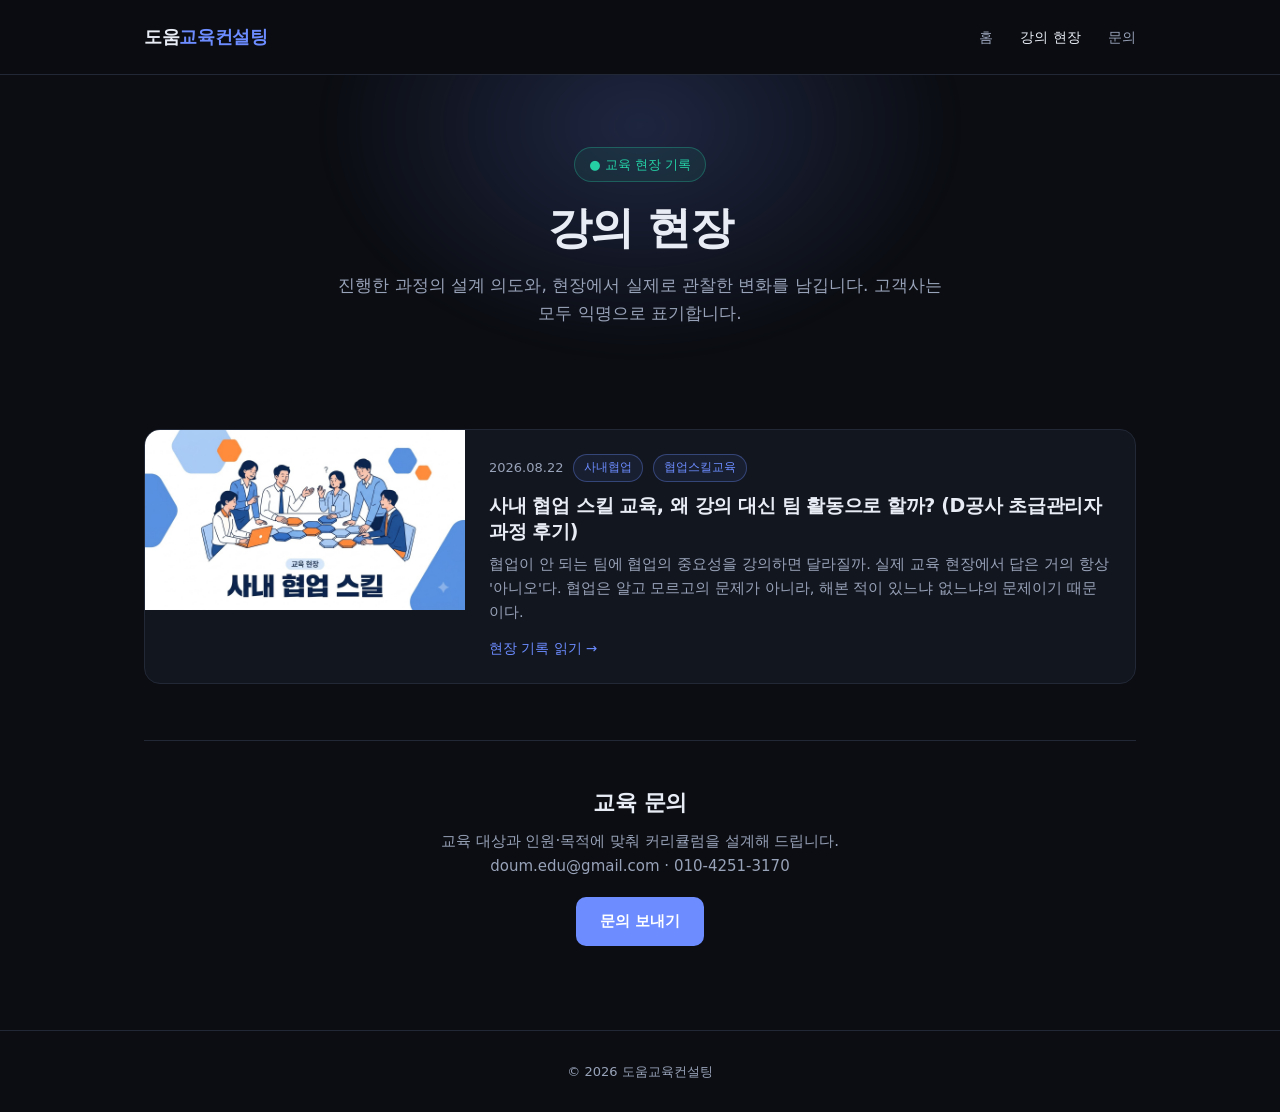
<file: lectures/index.html>
<!doctype html>
<html lang="ko">
<head>
<meta charset="utf-8">
<meta name="viewport" content="width=device-width,initial-scale=1">
<title>강의 현장 — 도움교육컨설팅</title>
<meta name="description" content="도움교육컨설팅이 진행한 기업교육·공공기관 교육의 현장 기록입니다. 과정 설계 의도와 현장에서 관찰한 변화를 남깁니다.">
<meta property="og:title" content="강의 현장 — 도움교육컨설팅">
<meta property="og:description" content="기업교육·공공기관 교육 현장 기록">
<meta property="og:type" content="website">
<style>
  *{box-sizing:border-box;margin:0;padding:0}
  :root{
    --bg:#0b0d12; --panel:#12161f; --line:#222836;
    --fg:#e8ecf4; --muted:#98a2b8; --accent:#6c8cff; --accent2:#25d0a5;
  }
  body{
    font-family:'Pretendard',-apple-system,'Segoe UI',system-ui,sans-serif;
    background:var(--bg); color:var(--fg); line-height:1.65;
    -webkit-font-smoothing:antialiased;
  }
  .wrap{max-width:1040px;margin:0 auto;padding:0 24px}
  header{padding:22px 0;border-bottom:1px solid var(--line);position:sticky;top:0;
    background:rgba(11,13,18,.85);backdrop-filter:blur(10px);z-index:10}
  header .wrap{display:flex;align-items:center;justify-content:space-between}
  .logo{font-weight:700;letter-spacing:-.02em;font-size:18px;text-decoration:none;color:var(--fg)}
  .logo span{color:var(--accent)}
  nav a{color:var(--muted);text-decoration:none;margin-left:22px;font-size:14px}
  nav a:hover{color:var(--fg)}
  nav a.on{color:var(--fg)}
  .head{padding:72px 0 46px;text-align:center;position:relative;overflow:hidden}
  .head::before{content:"";position:absolute;inset:-60% 25% auto;height:460px;
    background:radial-gradient(closest-side,rgba(108,140,255,.20),transparent);filter:blur(10px)}
  .badge{position:relative;display:inline-block;font-size:13px;color:var(--accent2);
    border:1px solid rgba(37,208,165,.3);background:rgba(37,208,165,.08);
    padding:6px 14px;border-radius:999px;margin-bottom:20px}
  h1{position:relative;font-size:clamp(30px,5vw,44px);line-height:1.2;letter-spacing:-.03em;font-weight:800}
  .sub{position:relative;color:var(--muted);font-size:clamp(15px,2.2vw,17px);margin:16px auto 0;max-width:620px}
  section{padding:56px 0 84px}
  .list{display:grid;gap:22px}
  .item{display:grid;grid-template-columns:320px 1fr;gap:24px;
    background:var(--panel);border:1px solid var(--line);border-radius:16px;
    overflow:hidden;transition:.2s;text-decoration:none;color:inherit}
  .item:hover{border-color:rgba(108,140,255,.55);transform:translateY(-3px)}
  .item .thumb{aspect-ratio:16/9;background:#0e1219;overflow:hidden}
  .item .thumb img{width:100%;height:100%;object-fit:cover;display:block}
  .item .body{padding:24px 26px 24px 0;display:flex;flex-direction:column;justify-content:center}
  .meta{display:flex;gap:10px;align-items:center;flex-wrap:wrap;margin-bottom:10px}
  .date{color:var(--muted);font-size:13px}
  .tag{font-size:12px;color:var(--accent);border:1px solid rgba(108,140,255,.35);
    background:rgba(108,140,255,.08);padding:3px 10px;border-radius:999px}
  .item h3{font-size:19px;line-height:1.4;letter-spacing:-.02em;margin-bottom:8px}
  .item p{color:var(--muted);font-size:14.5px}
  .more{margin-top:12px;font-size:13.5px;color:var(--accent)}
  .empty{color:var(--muted);text-align:center;padding:60px 0}
  .contact{margin-top:56px;text-align:center;border-top:1px solid var(--line);padding-top:44px}
  .contact h2{font-size:22px;margin-bottom:8px;letter-spacing:-.02em}
  .contact p{color:var(--muted);font-size:15px}
  .btn{display:inline-block;margin-top:18px;padding:12px 24px;border-radius:10px;
    text-decoration:none;font-weight:600;font-size:15px;background:var(--accent);color:#fff}
  footer{border-top:1px solid var(--line);padding:30px 0;color:var(--muted);font-size:13px;text-align:center}
  @media(max-width:720px){
    .item{grid-template-columns:1fr}
    .item .body{padding:0 22px 24px}
  }
</style>
</head>
<body>
<header><div class="wrap">
  <a class="logo" href="/">도움<span>교육컨설팅</span></a>
  <nav>
    <a href="/">홈</a>
    <a class="on" href="/lectures/">강의 현장</a>
    <a href="mailto:doum.edu@gmail.com">문의</a>
  </nav>
</div></header>

<div class="head"><div class="wrap">
  <div class="badge">● 교육 현장 기록</div>
  <h1>강의 현장</h1>
  <p class="sub">진행한 과정의 설계 의도와, 현장에서 실제로 관찰한 변화를 남깁니다.
    고객사는 모두 익명으로 표기합니다.</p>
</div></div>

<section><div class="wrap">
  <div class="list" id="list"><!-- LECTURE_LIST_START -->
    <a class="item" href="https://diary93523.tistory.com/2" target="_blank" rel="noopener" data-log-no="224386740607">
      <div class="thumb"><img src="/training/224386740607.png" alt="사내 협업 스킬 교육, 왜 강의 대신 팀 활동으로 할까? (D공사 초급관리자 과정 후기)" loading="lazy"></div>
      <div class="body">
        <div class="meta">
          <span class="date">2026.08.22</span>
          <span class="tag">사내협업</span>
          <span class="tag">협업스킬교육</span>
        </div>
        <h3>사내 협업 스킬 교육, 왜 강의 대신 팀 활동으로 할까? (D공사 초급관리자 과정 후기)</h3>
        <p>협업이 안 되는 팀에 협업의 중요성을 강의하면 달라질까. 실제 교육 현장에서 답은 거의 항상 '아니오'다. 협업은 알고 모르고의 문제가 아니라, 해본 적이 있느냐 없느냐의 문제이기 때문이다.</p>
        <div class="more">현장 기록 읽기 →</div>
      </div>
    </a>
  <!-- LECTURE_LIST_END --></div>

  <div class="contact">
    <h2>교육 문의</h2>
    <p>교육 대상과 인원·목적에 맞춰 커리큘럼을 설계해 드립니다.</p>
    <p>doum.edu@gmail.com · 010-4251-3170</p>
    <a class="btn" href="mailto:doum.edu@gmail.com">문의 보내기</a>
  </div>
</div></section>

<footer><div class="wrap">© 2026 도움교육컨설팅</div></footer>
</body>
</html>
</file>
<file: career-manual/style.css>
/* 나의 학습·진로 사용설명서 만들기 — 웹 슬라이드
   디자인 기준 캔버스 1333×750 (PDF 원본 비율 16:9). 화면 크기에 맞춰 zoom 으로 확대·축소합니다. */
*{box-sizing:border-box;margin:0;padding:0}
:root{
  --navy:#1f2a44; --blue:#4a6fe0; --gr:#5b6478; --line:#dde3ee; --panel:#f3f5fa;
  /* 카드형(오전 파트) 파스텔 */
  --cb:#e6f1fe; --cg:#e8f6ee; --cy:#fff1d6; --cp:#fde8ee; --cl:#eeeafe;
  /* 패널형(결과지 파트) 파스텔 */
  --pb:#e0ebfc; --pg:#dff3e7; --po:#ffeacb; --pr:#ffe6e9; --pl:#ece8fe; --pw:#e8eefe; --y2:#fff2c4;
  --k:1; --bar:56px;
}
html,body{height:100%}
body{font-family:'Noto Sans KR','Apple SD Gothic Neo','Malgun Gothic','Segoe UI',sans-serif;background:#0e1320;color:var(--navy);
  overflow:hidden;-webkit-font-smoothing:antialiased;-webkit-tap-highlight-color:transparent}
button,input,textarea{font-family:inherit}

/* ───────── 뷰어 ───────── */
.stage{position:fixed;left:0;right:0;top:0;bottom:var(--bar);display:flex;align-items:center;justify-content:center;overflow:hidden}
.deck{display:flex;align-items:center;justify-content:center;width:100%;height:100%}
.slide{display:none;position:relative;flex:none;width:1333px;height:750px;overflow:hidden;background:#fff;zoom:var(--k);
  font-size:28px;line-height:1.35;word-break:keep-all;overflow-wrap:break-word;box-shadow:0 12px 60px rgba(0,0,0,.5)}
.slide.on{display:block}
.stage.reading{display:block;overflow-y:auto;overflow-x:hidden;background:#e7ebf4;scroll-behavior:smooth}
.stage.reading .deck{display:block;height:auto;padding:22px 0 60px}
.stage.reading .slide{display:block;margin:0 auto 26px;box-shadow:0 4px 22px rgba(20,30,60,.18)}
.stage.reading .slide::after{content:attr(data-n);position:absolute;right:14px;top:10px;font-size:15px;color:#9aa3b8;font-weight:500;pointer-events:none}
.stage.reading .slide.s-end::after,.stage.reading .slide.s-title1::after,.stage.reading .slide.s-title2::after{color:#fff;opacity:.7}

.bar{position:fixed;left:0;right:0;bottom:0;height:var(--bar);background:#0a0e19;color:#cbd2e4;display:flex;align-items:center;gap:8px;padding:0 14px;font-size:14px;z-index:20;transition:transform .25s}
.bar .prog{position:absolute;left:0;top:-3px;height:3px;width:0;background:linear-gradient(90deg,#4a6fe0,#6cc3ff);transition:width .25s}
.bar .brand{font-weight:700;color:#e8ecf8;white-space:nowrap;margin-right:auto;overflow:hidden;text-overflow:ellipsis;min-width:0}
.bar .brand small{color:#7f89a6;font-weight:400;margin-left:8px}
.btn{background:transparent;border:1px solid #28314c;color:#dfe5f5;border-radius:10px;height:36px;min-width:38px;padding:0 12px;cursor:pointer;font-size:14px;display:inline-flex;align-items:center;justify-content:center;gap:6px;white-space:nowrap}
.btn:hover{background:#171f35;border-color:#3b4770}
.btn:focus-visible,.chk:focus-visible,.dom:focus-visible{outline:3px solid #7aa2ff;outline-offset:2px}
.btn.on{background:#26346b;border-color:#4a6fe0}
.pg-no{display:flex;align-items:center;gap:6px;color:#8e98b5;white-space:nowrap}
.sr-only{position:absolute;width:1px;height:1px;overflow:hidden;clip:rect(0 0 0 0);white-space:nowrap}
.pg-no input{width:56px;height:34px;text-align:center;background:#111830;border:1px solid #28314c;border-radius:9px;color:#fff;font-size:15px;font-weight:700}
.bar .sp{flex:1}
body.fs .bar{transform:translateY(100%)}
body.fs.show-bar .bar{transform:none}
body.fs{--bar:0px}
.toast{position:fixed;left:50%;bottom:76px;transform:translateX(-50%);background:#202a48;color:#fff;padding:12px 20px;border-radius:12px;font-size:14px;z-index:40;opacity:0;pointer-events:none;transition:.3s;max-width:90vw;text-align:center}
.toast.show{opacity:1}

/* 목차(오버뷰) */
.ov{position:fixed;inset:0;background:rgba(7,10,19,.97);z-index:30;overflow:auto;padding:20px 20px 40px}
.ov[hidden]{display:none}
.ov-h{display:flex;align-items:center;gap:12px;max-width:1360px;margin:0 auto 18px;color:#e8ecf8}
.ov-h h2{font-size:18px;flex:1}
.ov-g{display:grid;grid-template-columns:repeat(auto-fill,240px);gap:16px;justify-content:center;max-width:1400px;margin:0 auto}
.thumb{position:relative;background:none;border:3px solid transparent;border-radius:12px;padding:0;cursor:pointer;color:#fff;text-align:left}
.thumb:hover{border-color:#3b4770}.thumb.cur{border-color:#6c8cff}
.tw{width:240px;height:135px;overflow:hidden;border-radius:9px;background:#fff;position:relative;pointer-events:none}
.thumb .slide{display:block;zoom:.18;box-shadow:none}
.thumb em{position:absolute;left:8px;bottom:8px;background:rgba(10,14,25,.85);color:#fff;font-style:normal;font-size:12px;font-weight:700;padding:2px 8px;border-radius:8px}

/* 공통 유틸 */
.abs{position:absolute}
.han{font-family:'Black Han Sans','Noto Sans KR',sans-serif;font-weight:400!important;letter-spacing:-.01em}
.jua{font-family:'Jua','Noto Sans KR',sans-serif}
.gr{color:var(--gr)}
.f24{font-size:24px!important}.f26{font-size:26px!important}.f28{font-size:28px!important}.f30{font-size:30px!important}
.f32{font-size:32px!important}.f34{font-size:34px!important}.f40{font-size:40px!important}.fw8{font-weight:800!important}
.num{display:inline-flex;align-items:center;justify-content:center;border-radius:50%;color:#fff;font-style:normal;font-weight:800;flex:none;line-height:1}
svg.ic{display:block;flex:none;width:70px;height:70px}
.pb{background:var(--pb)}.pg{background:var(--pg)}.po{background:var(--po)}.pr{background:var(--pr)}.pl{background:var(--pl)}.pw{background:var(--pw)}.pgy{background:var(--panel)}.y2{background:var(--y2)}
.cb{background:var(--cb)}.cg{background:var(--cg)}.cy{background:var(--cy)}.cp{background:var(--cp)}.cl{background:var(--cl)}
.dot{display:block;width:42px;height:42px;border-radius:50%;flex:none}
.panel{background:var(--panel);border-radius:28px}
.panel.w{background:#fff;border:2px solid var(--line);border-radius:30px}
.panel.y2{background:var(--y2)}
.topbar{left:0;top:0;width:1333px;height:7px;background:#ff5a5f}

/* ───────── 카드형 레이아웃 (오전 파트·미션) ───────── */
.t{position:absolute;left:0;right:0;top:36px;text-align:center;font-size:47px;font-weight:800;line-height:1.25;color:var(--navy)}
.ul{position:absolute;left:600px;top:118px;width:133px;height:7px;border-radius:4px;background:var(--blue)}
.scene{position:absolute;left:58px;top:178px;width:490px;height:auto}
.cards{position:absolute;left:560px;top:175px;width:715px;display:grid}
.cards.c3{grid-template-rows:repeat(3,135px);gap:17px}
.cards.g22{grid-template-columns:1fr 1fr;grid-template-rows:210px 210px;gap:15px}
.cards.g23{grid-template-columns:1fr 1fr;grid-template-rows:repeat(3,135px);gap:15px}
.cards.g22b{grid-template-columns:1fr 1fr;grid-template-rows:170px 170px;gap:15px}
.cards.g3{top:220px;width:713px;grid-template-columns:repeat(3,1fr);grid-template-rows:150px 150px;gap:12px}
.cards.s3{top:310px;grid-template-rows:repeat(3,95px);gap:8px}
.cards.s3b{grid-template-rows:repeat(3,90px);gap:12px}
.cards.s3c{grid-template-rows:repeat(3,80px);gap:10px}
.card{display:flex;align-items:center;border-radius:26px;overflow:hidden;min-width:0}
.card>svg.ic{margin-left:26px}
.card>.num{margin-left:24px}
.card .tx{flex:1;text-align:center;padding:0 14px;min-width:0}
.card .tx b{display:block;font-size:36px;font-weight:800;line-height:1.22}
.card .tx span{display:block;font-size:29px;line-height:1.3;margin-top:3px}
.card.v{flex-direction:column;justify-content:center;padding:12px}
.card.v>svg.ic{width:56px;height:56px;margin:0 0 10px}
.card.v .tx{flex:none;padding:0}
.card.v .tx b{font-size:34px}
.card.v .tx span{font-size:28px}
.g23 .card>svg.ic{width:58px;height:58px;margin-left:20px}
.g23 .card .tx b{font-size:31px}
.g23 .card .tx span{font-size:25px}
.g3 .card .tx b{font-size:33px}
.s3 .card .tx b,.s3 .card .tx span{font-size:29px}
.s3 .card>svg.ic{width:56px;height:56px}
.s3b .card,.s3c .card{padding-left:0}
.s3b .num,.s3c .num{margin-left:20px}
.banner{position:absolute;left:60px;right:61px;top:640px;height:78px;border-radius:20px;background:var(--y2);display:flex;align-items:center;justify-content:center;text-align:center;font-size:29px;font-weight:800;color:var(--navy);padding:0 24px;line-height:1.25}
.refl{position:absolute;left:60px;top:133px;height:42px;padding:0 22px;border-radius:21px;background:var(--pg);color:#2f8f5b;font-size:23px;font-weight:800;display:flex;align-items:center}

.tris{position:absolute;left:60px;top:175px;width:1213px;display:grid;grid-template-columns:repeat(3,1fr);gap:17px}
.tri{height:438px;border-radius:30px;display:flex;flex-direction:column;align-items:center;justify-content:center;text-align:center;padding:0 10px}
.tri svg.ic{width:150px;height:150px;margin-bottom:38px}
.tri b{font-size:42px;font-weight:800;line-height:1.2}
.tri span{font-size:31px;line-height:1.45;margin-top:14px}
.tri3{position:absolute;left:560px;top:410px;width:715px;display:grid;grid-template-columns:repeat(3,1fr);gap:15px}
.tri3 .tri{height:210px;border-radius:28px}
.tri3 .tri svg.ic{width:78px;height:78px;margin-bottom:14px}
.tri3 .tri b{font-size:33px}
.chips{position:absolute;left:560px;top:225px;width:715px;display:grid;grid-template-columns:1fr 1fr;gap:13px 17px}
.chip{height:72px;border-radius:24px;background:var(--cp);display:flex;align-items:center;justify-content:center;font-size:27px;font-weight:800}

.rhead span{position:absolute;top:182px;text-align:center;font-size:29px;font-weight:800;color:var(--blue);line-height:1.2}
.rrow{position:absolute;left:60px;width:1213px;height:100px;display:flex;gap:10px}
.r1,.r2,.r3{border-radius:24px;display:flex;align-items:center;justify-content:center;text-align:center;position:relative}
.r1{width:450px;padding-left:90px;font-size:29px;line-height:1.25}
.r1 svg.ic{position:absolute;left:34px;top:12px;width:42px;height:42px}
.r1 em{position:absolute;left:20px;bottom:8px;font-style:normal;font-weight:800;font-size:24px}
.r2{width:360px;background:var(--panel);font-size:28px;line-height:1.25}
.r3{flex:1;background:#fff0cd;font-size:35px;font-weight:800}

/* O/X 퀴즈 · 정답 공개 */
.ox-q{left:560px;top:196px;width:715px;text-align:center;font-size:41px;font-weight:800;line-height:1.3}
.oxb{width:275px;height:176px;border:8px solid #d9dfee;border-radius:34px;display:flex;align-items:center;justify-content:center;font-size:150px;font-weight:800;color:#d9dfee;line-height:1;transition:.3s;background:#fff}
.rv{opacity:0;visibility:hidden;transition:opacity .35s}
.hint-rv{position:absolute;left:0;right:0;bottom:5px;text-align:center;font-size:17px;color:#a3abc0;pointer-events:none}
:is(.slide.revealed,.all-rev .slide,.thumb .slide) .rv{opacity:1;visibility:visible}
:is(.slide.revealed,.all-rev .slide,.thumb .slide) .hint-rv{display:none}
:is(.slide.revealed,.all-rev .slide,.thumb .slide) .oxb.o.ans{border-color:#5b8ad6;color:#5b8ad6}
:is(.slide.revealed,.all-rev .slide,.thumb .slide) .oxb.x.ans{border-color:#e8636f;color:#e8636f}
:is(.slide.revealed,.all-rev .slide,.thumb .slide) .oxb:not(.ans){opacity:.28}
.oxrow{left:60px;width:930px;height:138px;background:var(--panel);border-radius:24px;display:flex;align-items:center;padding-left:30px;gap:34px;font-size:36px;font-weight:800}
.oxc{position:absolute;width:104px;height:104px;border-radius:50%;border:4px solid #c9e4d8;color:#c9e4d8;display:flex;align-items:center;justify-content:center;font-size:60px;font-weight:800;line-height:1;transition:.3s;background:#fff}
.oxc.x{border-color:#f2cdd2;color:#f2cdd2}
:is(.slide.revealed,.all-rev .slide,.thumb .slide) .oxc.o.ans{background:#4fae7e;border-color:#4fae7e;color:#fff}
:is(.slide.revealed,.all-rev .slide,.thumb .slide) .oxc.x.ans{background:#ea6470;border-color:#ea6470;color:#fff}
:is(.slide.revealed,.all-rev .slide,.thumb .slide) .oxc:not(.ans){opacity:.4}

/* ───────── 도입 파트 개별 슬라이드 ───────── */
.s-title1,.s-title2{background:#f9faff}.s-title2{background:#f4f7ff}
.pillt{border:2px solid #cdd8f6;background:#fff;border-radius:40px;display:flex;align-items:center;justify-content:center;font-size:30px;font-weight:800;color:var(--blue)}
.tf-tab{background:#1b3f96;color:#fff;border-radius:28px;padding:22px 0 0 24px;font-size:35px;font-weight:500;line-height:1.3}
.tf-card{background:#fff;border-radius:30px;box-shadow:0 8px 30px rgba(0,0,0,.2)}
.tf-row{position:absolute;left:36px;width:832px;height:90px;border-radius:14px;box-shadow:0 2px 10px rgba(0,0,0,.15);display:flex;align-items:center;background:#fff}
.tf-row i{font-style:normal;font-size:56px;color:#1b3f96;font-weight:300;width:142px;text-align:center}
.tf-row span{font-size:36px;font-weight:300;color:#555}.tf-row b{font-weight:900;color:#444}
.pf{position:absolute;left:487px;top:0;width:810px;height:750px}
.pfa{position:absolute;left:0;width:810px}
.pf h3{font-size:24px;line-height:26px;font-weight:800;margin-bottom:22px;color:#111}
.pf p{font-size:24px;line-height:24px;margin-bottom:21px;display:flex;gap:10px;color:#111}
.pf p i{font-style:normal;font-family:'Noto Serif KR','Batang',serif;font-weight:600;width:30px;flex:none}
.pf p.edu{margin:0}
.pfa h3:only-child{margin:0}
.pf p.co{display:block;font-size:20.5px;line-height:27px;margin:0;color:#222}
.bus-q{left:190px;top:42px}
.bus-q p{font-family:'Jua','Noto Sans KR',sans-serif;font-size:37px;line-height:1.35;color:#111}
.bus-q em{font-style:normal;color:#ec1c24}.bus-q .q2{padding-left:67px}
.bus-opt{font-family:'Jua','Noto Sans KR',sans-serif;font-size:36px;color:#1a1aff}
.bus-ans p{font-family:'Jua','Noto Sans KR',sans-serif;font-size:34px;margin-bottom:44px;color:#111}
.bus-ans u{text-decoration:none}
svg.bus{width:100%;height:auto;display:block}
.vid{left:456px;top:150px;width:420px;height:440px;display:flex;flex-direction:column;align-items:center;justify-content:center}
.vid-time{font-size:46px;font-weight:800;color:#0b3a66;margin-top:2px;font-variant-numeric:tabular-nums}
.vid-btn{margin-top:14px;font-size:21px;padding:12px 26px;border-radius:30px;border:0;background:#44c7ea;color:#fff;font-weight:800;cursor:pointer}
.vid-btn:hover{background:#2fb6db}
.obs-card{background:#fff;border:1px solid #ddd}
.obs-bar{position:absolute;left:0;top:0;width:742px;height:8px;background:#ff5a5f}
.obs-card ol{list-style:none;padding:54px 36px 0 38px}
.obs-card li{display:flex;gap:18px;font-size:36px;font-weight:300;line-height:1.3;margin-bottom:23px;color:#111a2c}
.obs-card li i{font-style:normal;font-weight:800;color:#ff5a5f;width:50px;flex:none}
.obs-dark{background:#111a2c;color:#fff;padding:40px 36px 0}
.obs-dark small{display:block;color:#a6e65e;font-size:20px;letter-spacing:.15em}
.obs-dark .han{font-size:84px;line-height:1.1;margin-top:22px}
.obs-dark p{position:absolute;left:36px;right:28px;bottom:34px;font-size:27px;line-height:1.5;color:#c9cedb;font-weight:300}
.plain{left:0;right:0;top:268px;text-align:center;font-size:64px;font-weight:800;line-height:1.38;color:var(--navy)}
.s-end .endbox{left:650px;top:127px;width:683px;height:271px;background:#f5e04b;padding:58px 38px 0 0;text-align:right;font-size:41px;line-height:1.55;color:#3a3a3a}
.s-end .endbox p{font-weight:300}.s-end .endbox b{font-weight:800}

/* ───────── 패널형 레이아웃 (결과지 · 해석 파트) ───────── */
.h1{position:absolute;left:60px;top:40px;font-size:44px;font-weight:800;line-height:1.2;color:var(--navy);max-width:1050px}
.sub{position:absolute;left:60px;top:98px;font-size:25px;color:var(--gr);font-weight:400;white-space:nowrap}
.pill{position:absolute;right:60px;top:50px;height:56px;padding:0 34px;border-radius:30px;font-size:26px;font-weight:800;display:flex;align-items:center;color:#b8710d}
.pill.pr{color:#c0475a}.pill.pw{color:var(--blue)}.pill.pg{color:#2f8f5b}
.refp{position:absolute;right:58px;bottom:20px;height:52px;padding:0 30px;border-radius:26px;background:var(--pg);color:#2f8f5b;font-size:24px;font-weight:800;display:flex;align-items:center}
.strip{display:flex;align-items:center;justify-content:center;border-radius:20px;font-size:28px;font-weight:800;text-align:center;background:#e9eefe;color:var(--blue);padding:0 24px}
.strip.y2,.strip.pg,.strip.pr,.strip.pl,.strip.pw{color:var(--navy)}
.strip.gy{background:var(--panel);color:var(--gr)}
.strip.left{justify-content:flex-start;padding-left:30px;font-size:27px;font-weight:400}
.strip.left b{font-weight:800;margin-right:16px}
.brow{position:absolute;display:flex;align-items:center}
.brow b{font-weight:800;text-align:center;flex:none}
.bt{display:block;height:100%;background:#eef0f8;border-radius:999px;overflow:hidden;margin:0 6px 0 8px;flex:none}
.bt i{display:block;height:100%;border-radius:999px}
.brow em{font-style:normal;font-weight:700;color:#4a4f60;margin-left:8px;flex:none}
.gbar{position:absolute;left:105px;width:665px;height:14px;border-radius:7px;background:linear-gradient(90deg,#babfd0 var(--w),#eef0f8 var(--w))}
.card2{border-radius:26px;padding:26px 32px}
.c2h{display:flex;align-items:center;gap:22px;margin-bottom:34px}
.c2h b{font-size:36px;font-weight:800}
.card2 p{font-size:28px;line-height:1.55}
.legend{font-size:24px;font-weight:800;color:var(--gr);display:flex;gap:26px}
.legend i{display:inline-block;width:20px;height:20px;border-radius:50%;margin-right:8px;vertical-align:-3px}
.abc{display:flex;align-items:center;justify-content:center;width:52px;height:52px;border-radius:50%;background:var(--blue);color:#fff;font-style:normal;font-weight:800;font-size:28px;position:absolute;left:684px}
.abc.big{position:static;width:62px;height:62px;font-size:34px;flex:none}
.rowd{border-radius:24px;display:flex;align-items:center;padding:0 24px;gap:22px}
.rowd>b{font-size:30px;font-weight:800;line-height:1.3}
.rowd div b{display:block;font-size:34px;font-weight:800;line-height:1.25}
.rowd div span{display:block;font-size:26px;color:var(--gr)}
.rowc{background:var(--panel);border-radius:26px;display:flex;align-items:center;padding-left:30px}
.rowc b{font-size:36px;font-weight:800;margin-left:26px;width:262px}
.rowc em{font-style:normal;font-size:34px;font-weight:800;color:var(--blue)}
.rule{border-radius:28px;padding:26px 40px}
.rule em{display:inline-block;background:#fff;border-radius:30px;padding:9px 30px;font-style:normal;font-weight:800;font-size:26px}
.rule h3{font-size:50px;font-weight:800;margin:34px 0 28px;line-height:1.15}
.rule p{font-size:29px;line-height:1.6}
.t4{border-radius:30px}
.t4h{display:flex;align-items:center;gap:20px;padding:26px 30px 0}
.t4h b{font-size:44px;font-weight:800}
.t4h em{font-style:normal;margin-left:56px;font-size:28px;font-weight:800}
.t4p{padding:16px 30px;font-size:28px;line-height:1.62}
.t4p b{font-weight:800;margin-right:16px}
.lis{padding:0 30px}
.li{display:flex;align-items:center;gap:26px;height:96px}
.li b{font-size:31px;font-weight:800;line-height:1.3}
.ans3{border-radius:24px;padding:26px 32px}
.ans3 b{display:block;font-size:40px;font-weight:800}
.ans3 span{display:block;font-size:26px;color:var(--gr);margin-top:22px}
.team{border-radius:28px}
.team .t4h{padding:20px 24px 0}.team .t4h b{font-size:38px}
.team p{font-size:28px;padding:34px 30px 0}
.q4{border-radius:28px;padding:20px 30px}
.q4h{display:flex;align-items:center;gap:20px}
.q4h b{font-size:37px;font-weight:800}
.q4 .q{font-size:28px;margin-top:14px}
.q4 .ex{font-size:23px;color:#2f64b8;margin-top:12px}
.qr{background:#fff}.qr img{display:block;width:100%;height:100%}
.sharec{border-radius:26px}
.sharec .t4h{padding:20px 24px 0}.sharec .t4h b{font-size:34px}
.sharec p{font-size:31px;font-weight:800;line-height:1.5;padding:30px 28px}
.tcard{border-radius:30px}
.tcard .t4h{padding:22px 26px 0}.tcard .t4h b{font-size:40px}
.tcard dl{padding:8px 28px}
.tcard dt{color:var(--tc);font-weight:800;font-size:24px;margin-top:14px}
.tcard dd{font-size:26px;line-height:1.35}
.drow{background:var(--panel);border-radius:24px;display:flex;align-items:center;padding:0 16px;gap:18px}
.drow em{font-style:normal;font-weight:800;font-size:25px;border-radius:30px;padding:10px 24px;flex:none;white-space:nowrap}
.drow span{font-size:26px;line-height:1.3}
.chks{padding:0 30px}
.chk{display:flex;align-items:center;gap:22px;height:78px;font-size:30px;cursor:pointer;user-select:none}
.chk i{width:44px;height:44px;border:4px solid #6b7285;border-radius:10px;flex:none;background:#fff;position:relative}
.chk.on i{background:var(--blue);border-color:var(--blue)}
.chk.on i::after{content:"✓";position:absolute;inset:0;display:flex;align-items:center;justify-content:center;color:#fff;font-size:30px;font-weight:800}
.f6{border-radius:30px;padding:24px 28px}
.f6h{display:flex;align-items:center;gap:20px}
.f6h b{font-size:40px;font-weight:800}
.f6 p{margin-top:40px;text-align:center;font-size:29px;line-height:1.5}
.thead{position:absolute;left:0;top:172px;width:100%;height:36px}
.thead span{position:absolute;top:0;font-size:24px;font-weight:800;color:var(--gr)}
.frow{position:absolute;left:60px;width:1201px;height:130px;display:flex;gap:7px}
.frow>*{border-radius:22px;display:flex;align-items:center;justify-content:center;text-align:center;font-size:27px;line-height:1.35;padding:0 16px}
.frow em{width:150px;font-style:normal;font-size:36px;font-weight:800;padding:0}
.frow .w{width:290px;background:#fff;border:3px solid #e3e8f2}
.frow .g{width:310px;background:var(--pg)}
.frow .o{flex:1;background:var(--po)}
.combo{border-radius:30px;padding:24px 30px}
.combo h3{font-size:32px;font-weight:800}
.combo p{font-size:28px;color:#6b7285;margin-top:22px;line-height:1.4}
.combo b{display:block;font-size:28px;font-weight:800;margin-top:18px}
.arow{display:flex;align-items:center;gap:22px;height:62px;padding:0 30px}
.arow em{font-style:normal;font-weight:800;border-radius:30px;padding:8px 20px;font-size:24px;min-width:128px;text-align:center}
.arow span{font-size:28px}
.dom{width:230px;height:235px;border-radius:30px;padding:28px 10px 0;text-align:center;cursor:pointer;border:3px solid transparent;transition:.15s}
.dom b{display:block;font-size:34px;font-weight:800}
.dom p{font-size:26px;margin-top:22px;line-height:1.4}
.dom s{position:absolute;right:14px;top:8px;font-size:36px;text-decoration:none;color:#f2b400;opacity:0;transition:.15s}
.dom.on{border-color:#f2b400;transform:translateY(-3px)}.dom.on s{opacity:1}
.drw{position:absolute;left:60px;width:1208px;height:78px;display:flex;gap:7px}
.drw>*{border-radius:20px;display:flex;align-items:center;justify-content:center;text-align:center;font-size:25px;line-height:1.25;padding:0 12px}
.drw em{width:150px;font-style:normal;font-size:34px;font-weight:800;padding:0}
.drw span{background:#fff;border:3px solid #e3e8f2}
.drw span:nth-of-type(1){width:358px}.drw span:nth-of-type(2){width:350px}.drw span:nth-of-type(3){flex:1}
.ic2{border-radius:28px;padding:22px 30px}
.ic2 .t4h{padding:0}
.ic2 p{margin-top:6px}
.chartbox{border:2px solid var(--line);border-radius:24px;background:#fff}
.chartbox>p{position:absolute;left:22px;top:12px}
.quad{border-radius:28px;padding:24px 16px;text-align:center}
.quad b{display:block;font-size:30px;font-weight:800;text-align:left;padding-left:14px}
.quad p{margin-top:26px;font-size:28px;line-height:1.45}
.chips2{padding:24px 30px;display:flex;flex-wrap:wrap;gap:12px}
.chips2 span{background:#fff;border-radius:30px;padding:9px 26px;font-size:26px;font-weight:800}
.crow{display:flex;align-items:center;height:72px;padding:0 24px 0 32px;gap:12px}
.crow span{flex:1;font-size:28px}
.crow button{border:0;border-radius:30px;padding:10px 22px;font-size:25px;font-weight:800;cursor:pointer;opacity:.85}
.crow .yes{background:var(--pg);color:#2f8f5b}.crow .no{background:var(--pr);color:#c0475a}
.crow button.on{opacity:1;outline:4px solid currentColor}
.stars{display:flex;align-items:center;gap:18px;padding:18px 32px}
.stars b{font-size:30px;font-weight:800}.stars span{color:#f2a233;font-size:44px;letter-spacing:4px}
.rowd2{border-radius:26px;display:flex;flex-direction:column;align-items:center;justify-content:center;text-align:center}
.rowd2 b{font-size:34px;font-weight:800}.rowd2 span{font-size:28px;color:var(--gr);margin-top:20px}
.fillbox{padding:44px 40px}
.fillbox p{font-size:36px;font-weight:800;line-height:2.1;color:var(--navy)}
.blank{border:0;border-bottom:3px solid var(--navy);background:transparent;font:inherit;font-weight:800;text-align:center;color:#2a46c2;outline:none;padding:0 4px;border-radius:0}
.blank:focus{border-bottom-color:var(--blue);background:#fff9d6}
.fin{width:296px;height:96px;border:2px solid var(--line);border-radius:18px;background:#fff;font-size:24px;padding:10px 14px;resize:none;outline:none;margin-right:14px;color:var(--navy);flex:none}
.fin:focus{border-color:var(--blue)}
.card.fl .tx{padding:0 6px}

/* 파스텔 유틸 재선언 (.strip 등 기본 배경보다 우선) */
.strip.pb,.pb.strip{background:var(--pb)}.strip.pg{background:var(--pg)}.strip.po{background:var(--po)}.strip.pr{background:var(--pr)}.strip.pl{background:var(--pl)}.strip.pw{background:var(--pw)}.strip.y2{background:var(--y2)}.strip.gy{background:var(--panel)}
.card2.sm .c2h b{font-size:31px;white-space:nowrap}.card2.sm p{font-size:25px;line-height:1.45}.card2.sm .c2h{margin-bottom:26px}
.rule{padding:26px 32px}.rule p{font-size:27px}

/* 코칭 로테이션 · 미션 */
.rothead span{position:absolute;top:175px;width:132px;height:62px;line-height:62px;text-align:center;background:var(--panel);border-radius:12px;font-weight:800;font-size:26px}
.rot{position:absolute;left:560px;width:720px;height:60px}
.rot b{position:absolute;left:0;width:175px;height:60px;border:3px solid;border-radius:14px;display:flex;align-items:center;justify-content:center;font-size:26px;font-weight:800;background:#fff}
.rot span{position:absolute;top:0;width:132px;height:60px;display:flex;align-items:center;justify-content:center;border-radius:12px;font-size:26px;font-weight:800}
.rot span:nth-of-type(1){left:178px}.rot span:nth-of-type(2){left:314px}.rot span:nth-of-type(3){left:450px}.rot span:nth-of-type(4){left:586px}
.tm{background:#e1ecfc;color:var(--blue)}.coach{background:#7b5bd6;color:#fff}
.msn{height:54px;border-radius:30px;display:flex;align-items:center;justify-content:center;font-size:30px;font-weight:800}
.arr{width:46px;height:34px;background:#b8c6e6;clip-path:polygon(0 28%,55% 28%,55% 0,100% 50%,55% 100%,55% 72%,0 72%)}
.aicard{left:558px;top:188px;width:717px;height:384px;border:5px solid #5b8ad6;border-radius:38px;background:#fff;text-align:center}
.aipill{display:inline-block;margin-top:20px;background:var(--pb);color:#2f64b8;font-weight:800;font-size:25px;padding:10px 34px;border-radius:30px}
.aicard p{font-size:40px;font-weight:800;line-height:1.32;margin-top:12px;color:var(--navy)}
.copybtn{position:absolute;right:22px;top:20px;border:0;border-radius:20px;background:#eef2ff;color:var(--blue);font-weight:800;font-size:19px;padding:7px 16px;cursor:pointer}
.copybtn:hover{background:#dfe7ff}
.good-q{left:560px;top:175px;width:712px}
.gq1{height:90px;border-radius:26px;display:flex;align-items:center;justify-content:center;font-size:32px;gap:16px}
.gq2,.gq3{margin-top:12px;border-radius:26px;text-align:center;padding-top:8px}
.gq2{height:174px}.gq3{height:155px}
.good-q h3{font-size:34px;font-weight:800;margin-bottom:4px}
.good-q p{font-size:26px;line-height:1.28}
.good-q em{font-style:normal;font-weight:800;color:#2f8f5b;margin-right:14px}
.namecard{left:58px;top:175px;width:654px;height:417px;border:5px solid #5b8ad6;border-radius:36px;padding:24px 26px;background:#fff}
.namecard h3{font-size:41px;font-weight:800;text-align:center}
.namecard small{display:block;text-align:center;color:#6b7285;font-size:24px;margin:6px 0 22px}
.namecard div{display:flex;align-items:center;gap:16px;margin-bottom:24px}
.namecard em{font-style:normal;font-weight:800;background:var(--pb);color:#2f64b8;border-radius:16px;padding:14px 0;font-size:26px;width:172px;text-align:center;flex:none}
.namecard span{font-size:28px}
.onesent{left:560px;top:175px;width:713px;height:122px;border:4px solid var(--blue);border-radius:30px;background:#fff;text-align:center;font-size:38px;font-weight:800;display:flex;flex-direction:column;justify-content:center;line-height:1.35}
.clues{position:absolute;left:560px;top:478px;width:712px;height:140px;display:grid;grid-template-columns:repeat(3,1fr);gap:14px}
.clues div{border-radius:26px;display:flex;flex-direction:column;align-items:center;justify-content:center;gap:6px;font-size:28px;font-weight:800;text-align:center;line-height:1.25}
.dom10{position:absolute;left:560px;top:548px;width:712px;height:84px;border:3px solid var(--line);border-radius:20px;text-align:center;font-size:24px;line-height:1.38;padding-top:6px;background:#fff}
.exbox{left:560px;width:712px;border:5px solid;border-radius:30px;text-align:center;background:#fff}
.exbox.red{top:450px;height:172px;border-color:#e8636f}
.exbox.green{top:348px;height:272px;border-color:#4fae7e}
.exbox h4{font-size:28px;font-weight:800;margin:10px 0 2px}
.exbox.red h4,.exbox.red em{color:#c0475a}.exbox.green h4,.exbox.green em{color:#2f8f5b}
.exbox p{font-size:26px;line-height:1.32}.exbox.green p{font-size:30px;line-height:1.55}
.exbox em{font-style:normal;font-weight:800;margin-right:12px}
.pills3{position:absolute;left:560px;top:552px;width:712px;height:62px;display:flex;gap:14px}
.pills3 span{flex:1;display:flex;align-items:center;justify-content:center;border-radius:31px;font-size:27px;font-weight:800}
.blankcard{left:560px;top:175px;width:712px;height:160px;background:var(--panel);border-radius:26px;text-align:center}
.blankcard h4{font-size:32px;font-weight:800;margin:12px 0 8px}
.blankcard div{display:grid;grid-template-columns:1fr 1fr;row-gap:8px;font-size:32px;font-weight:800}

/* 화면이 좁은 세로 모드 안내 · 인쇄 */
noscript style{display:none}
@media (max-width:760px){
  .bar .brand small,.bar .lbl{display:none}
  .bar{gap:6px;padding:0 10px}
  .btn{padding:0 9px;min-width:34px}
  .pg-no input{width:46px}
}
@media (max-width:560px){.bar .brand{display:none}.bar .sp{display:block}}
@media print{
  @page{size:1333px 750px;margin:0}
  html,body{height:auto;overflow:visible;background:#fff}
  .bar,.toast,.ov,.hint-rv{display:none!important}
  .stage{position:static;overflow:visible;display:block}
  .deck{display:block;height:auto;padding:0}
  .slide{display:block!important;zoom:1!important;margin:0!important;box-shadow:none;break-after:page;page-break-after:always}
  .slide::after{display:none!important}
  .rv{opacity:1!important;visibility:visible!important}
  * {-webkit-print-color-adjust:exact;print-color-adjust:exact}
}

.chks.tight .chk{height:64px}
</file>
